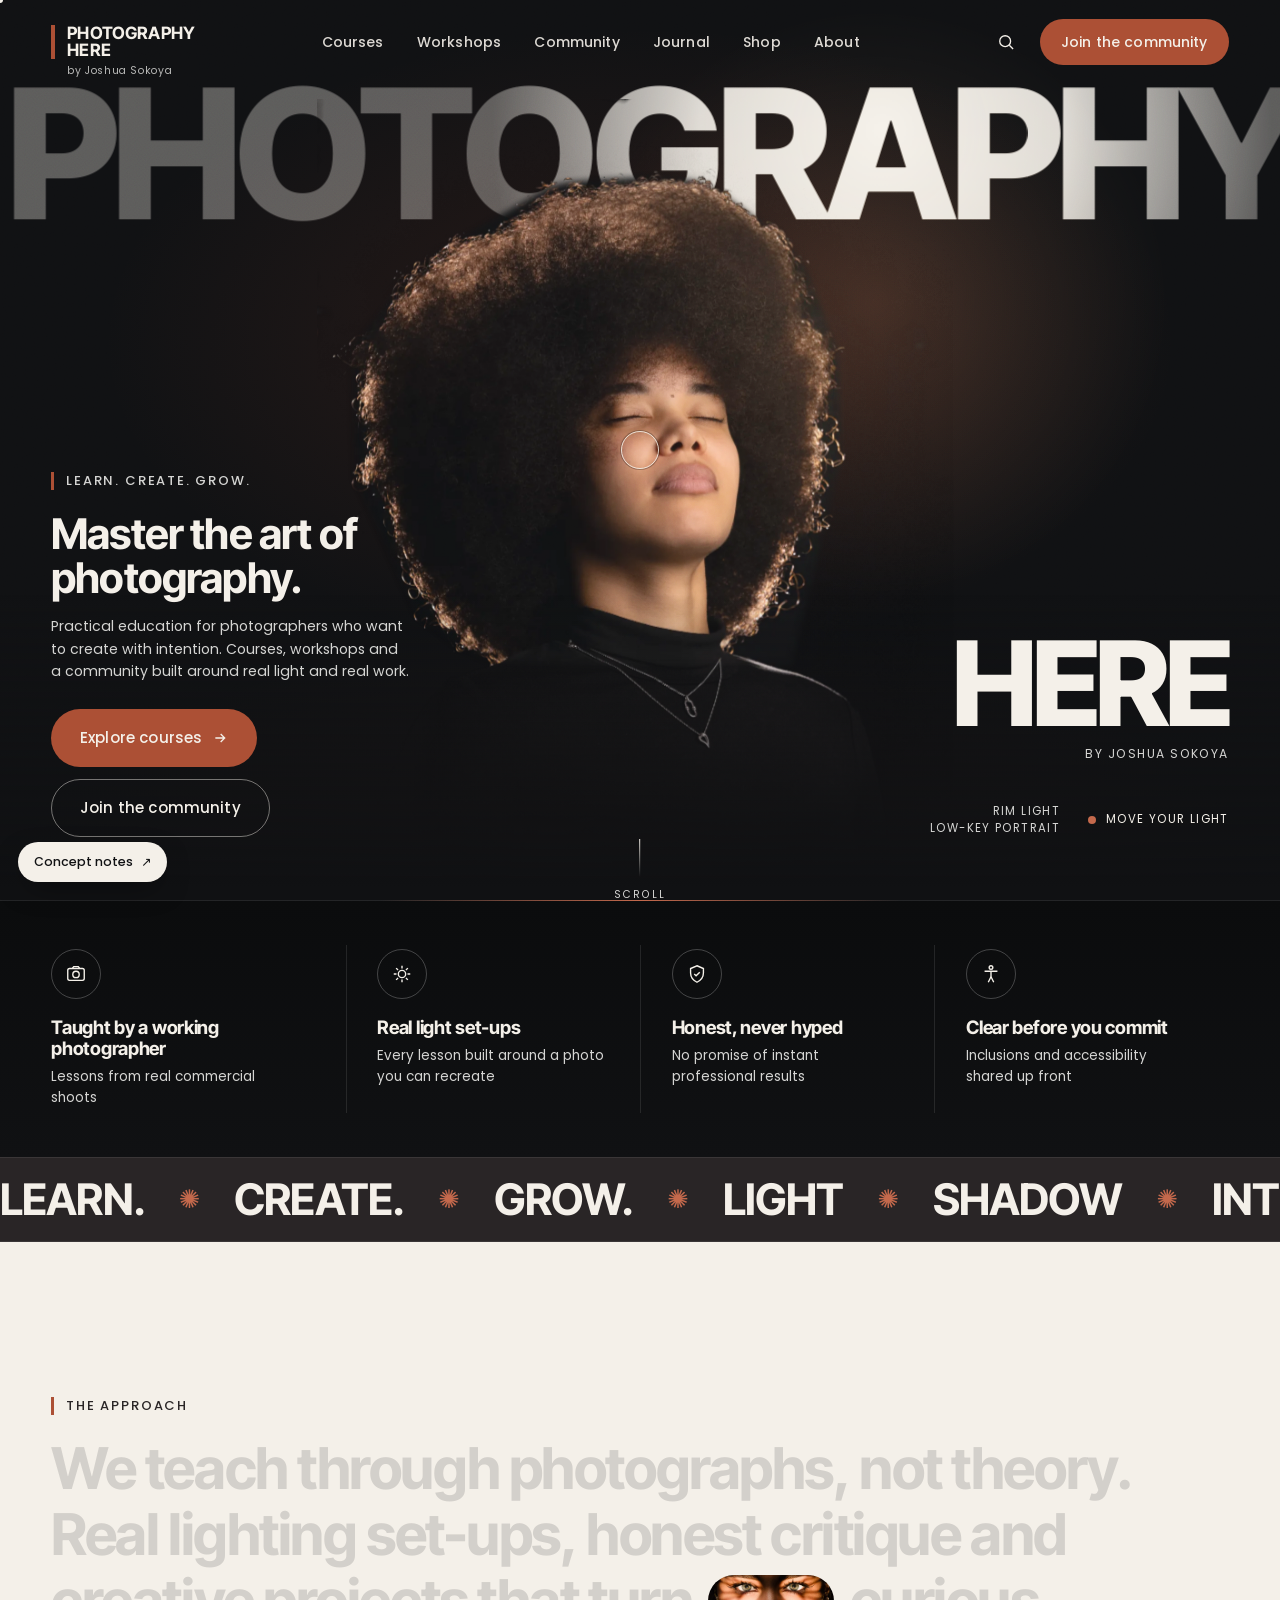
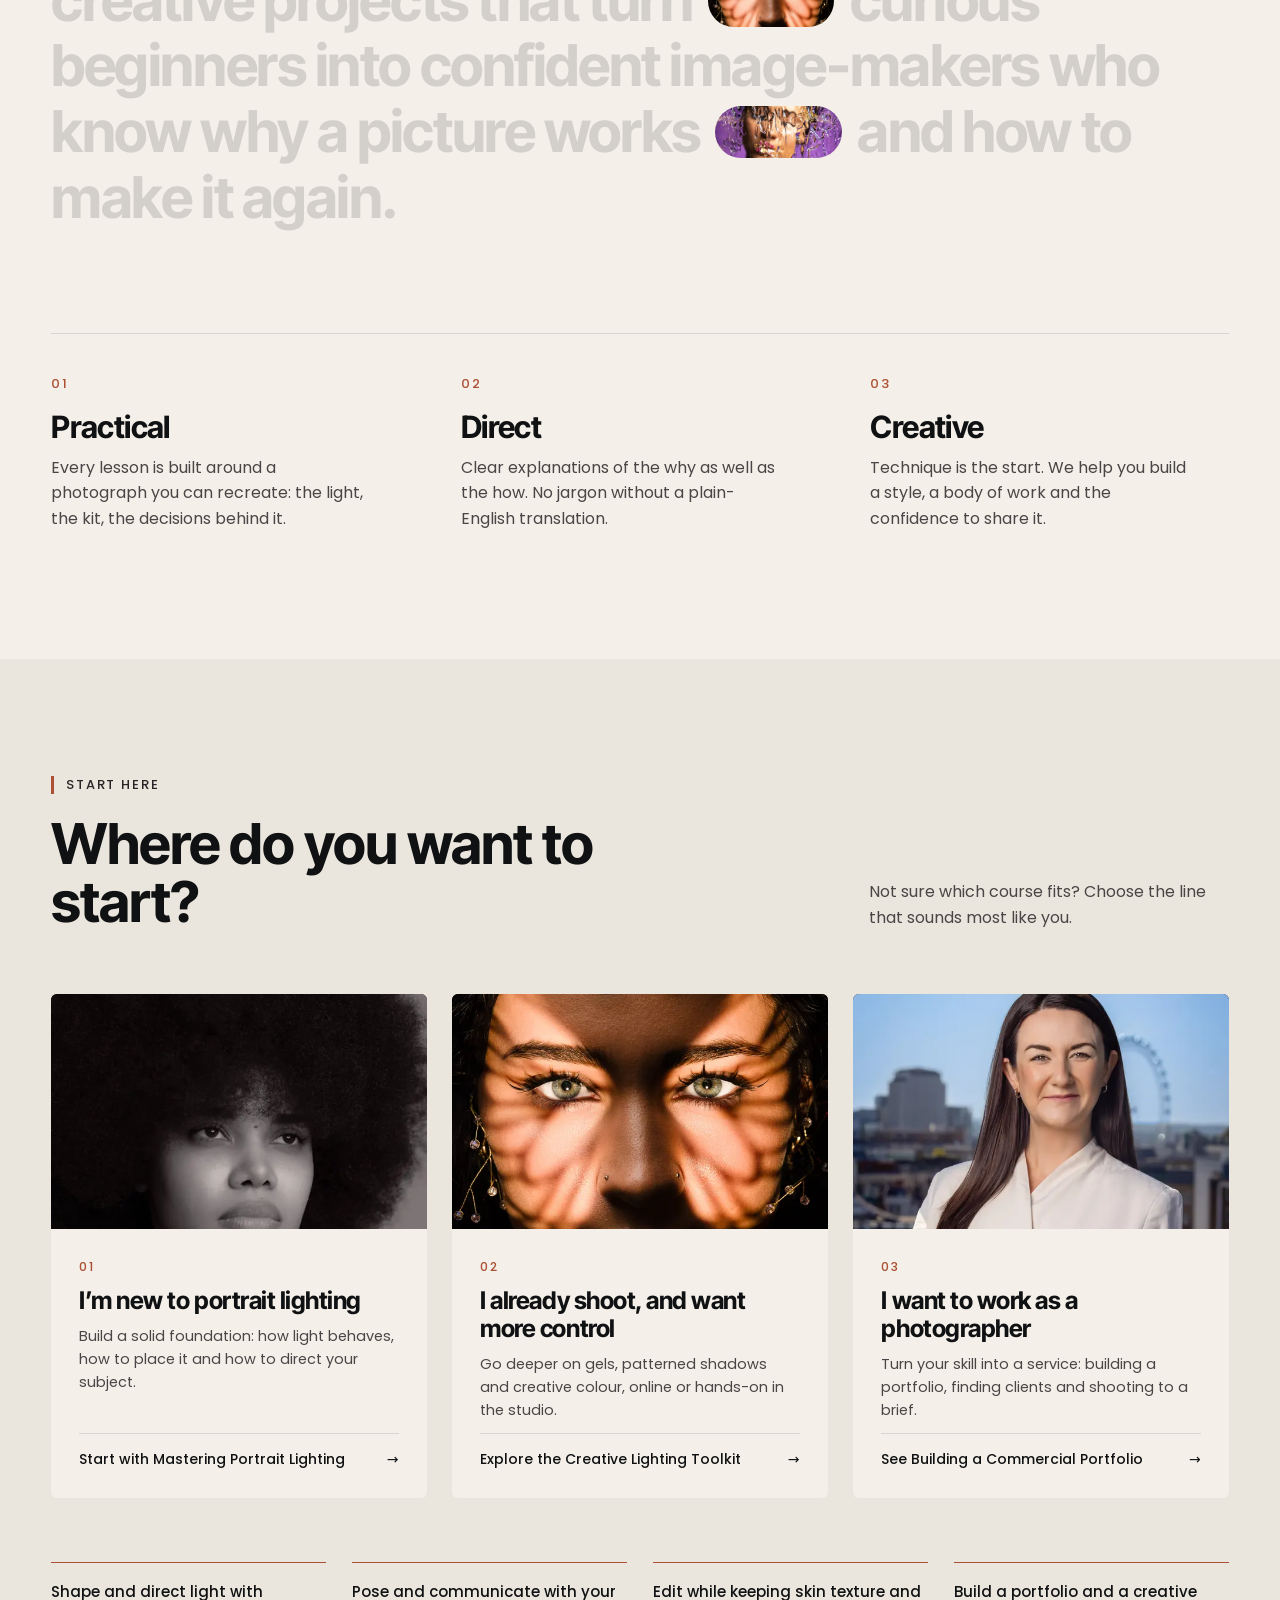
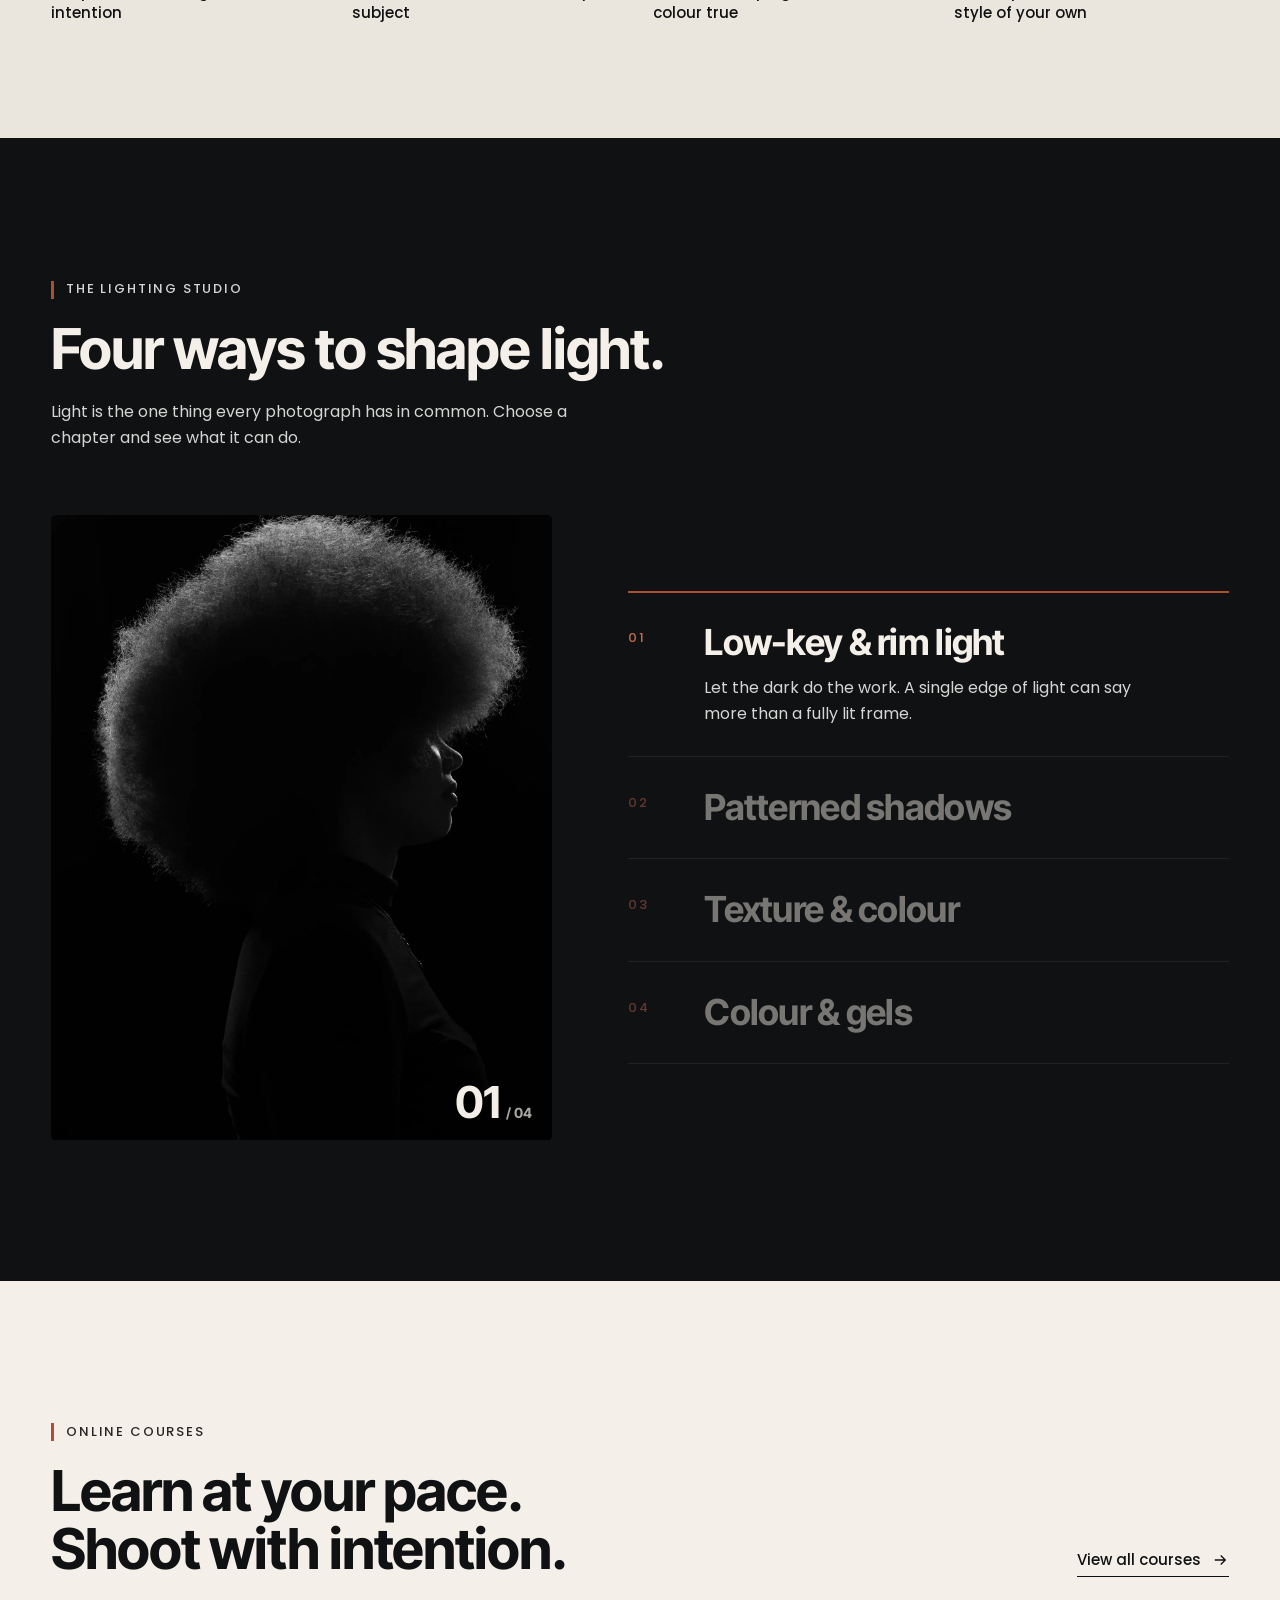
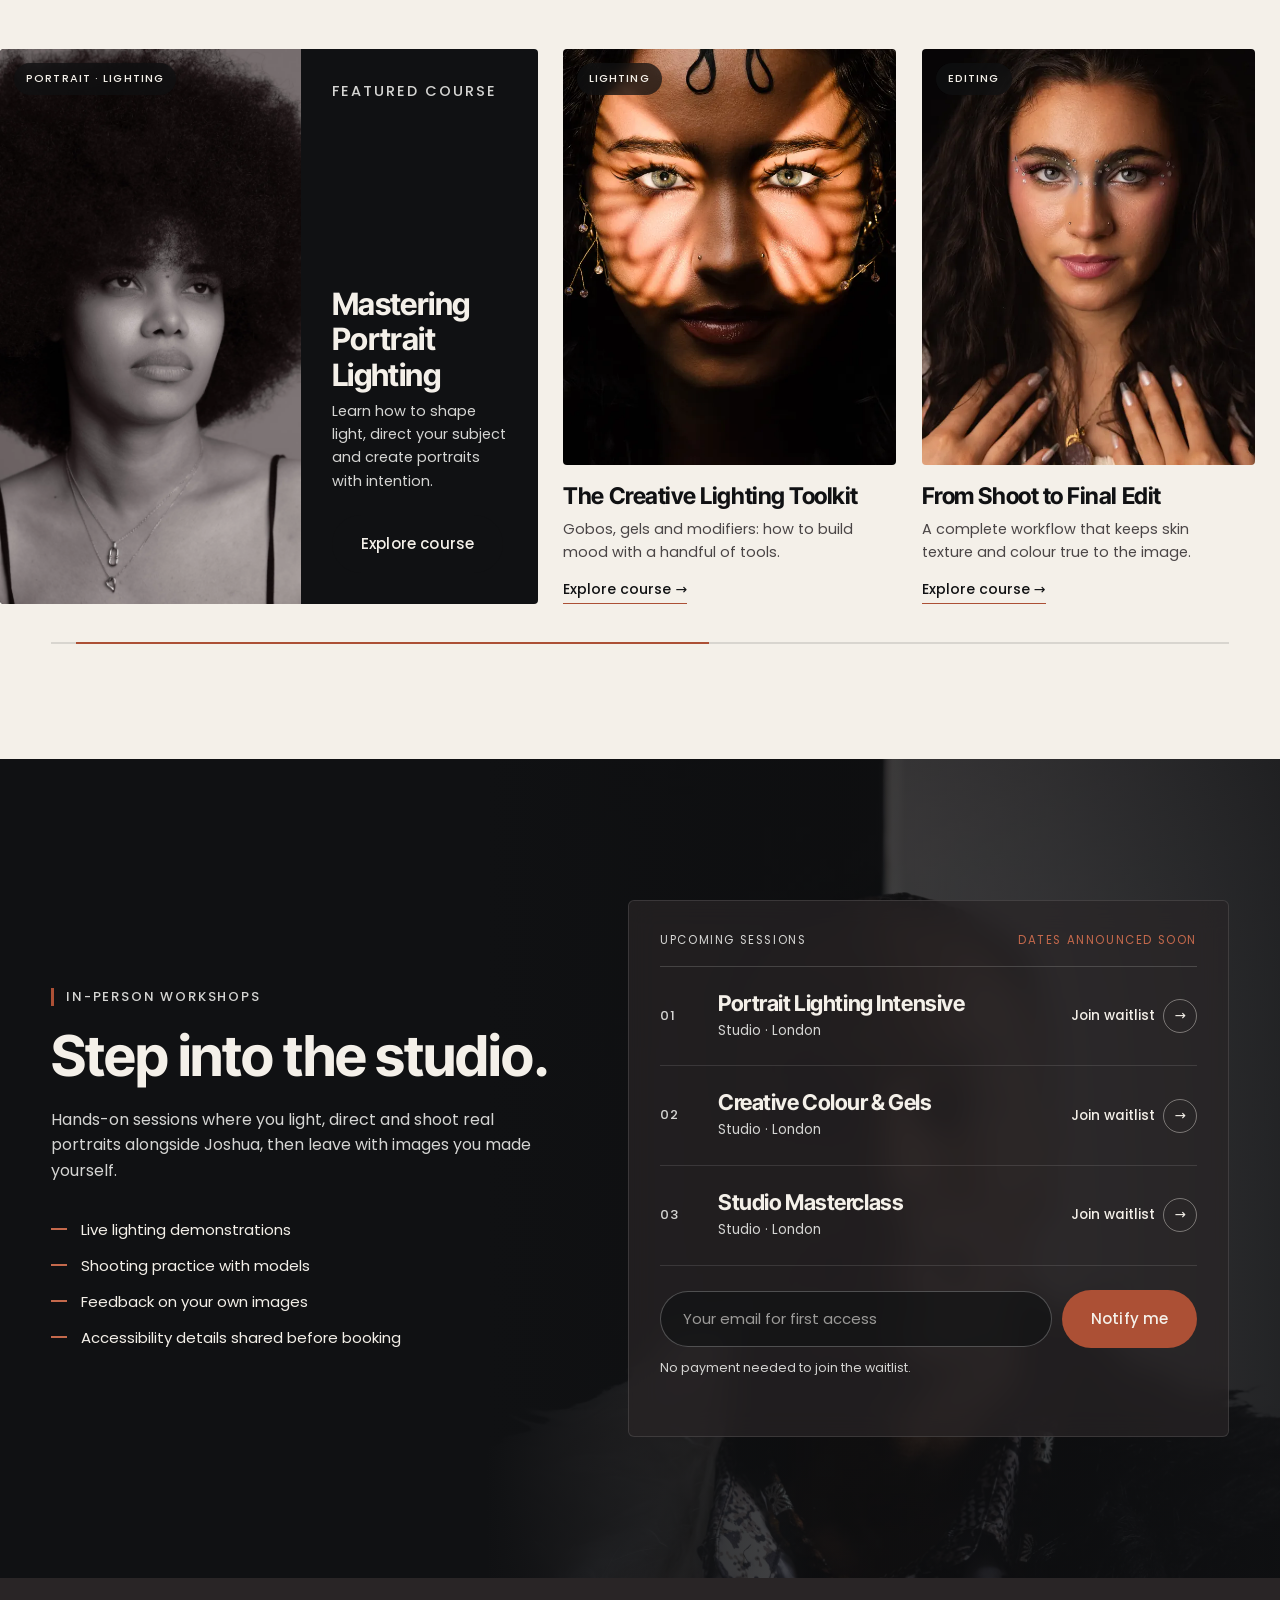
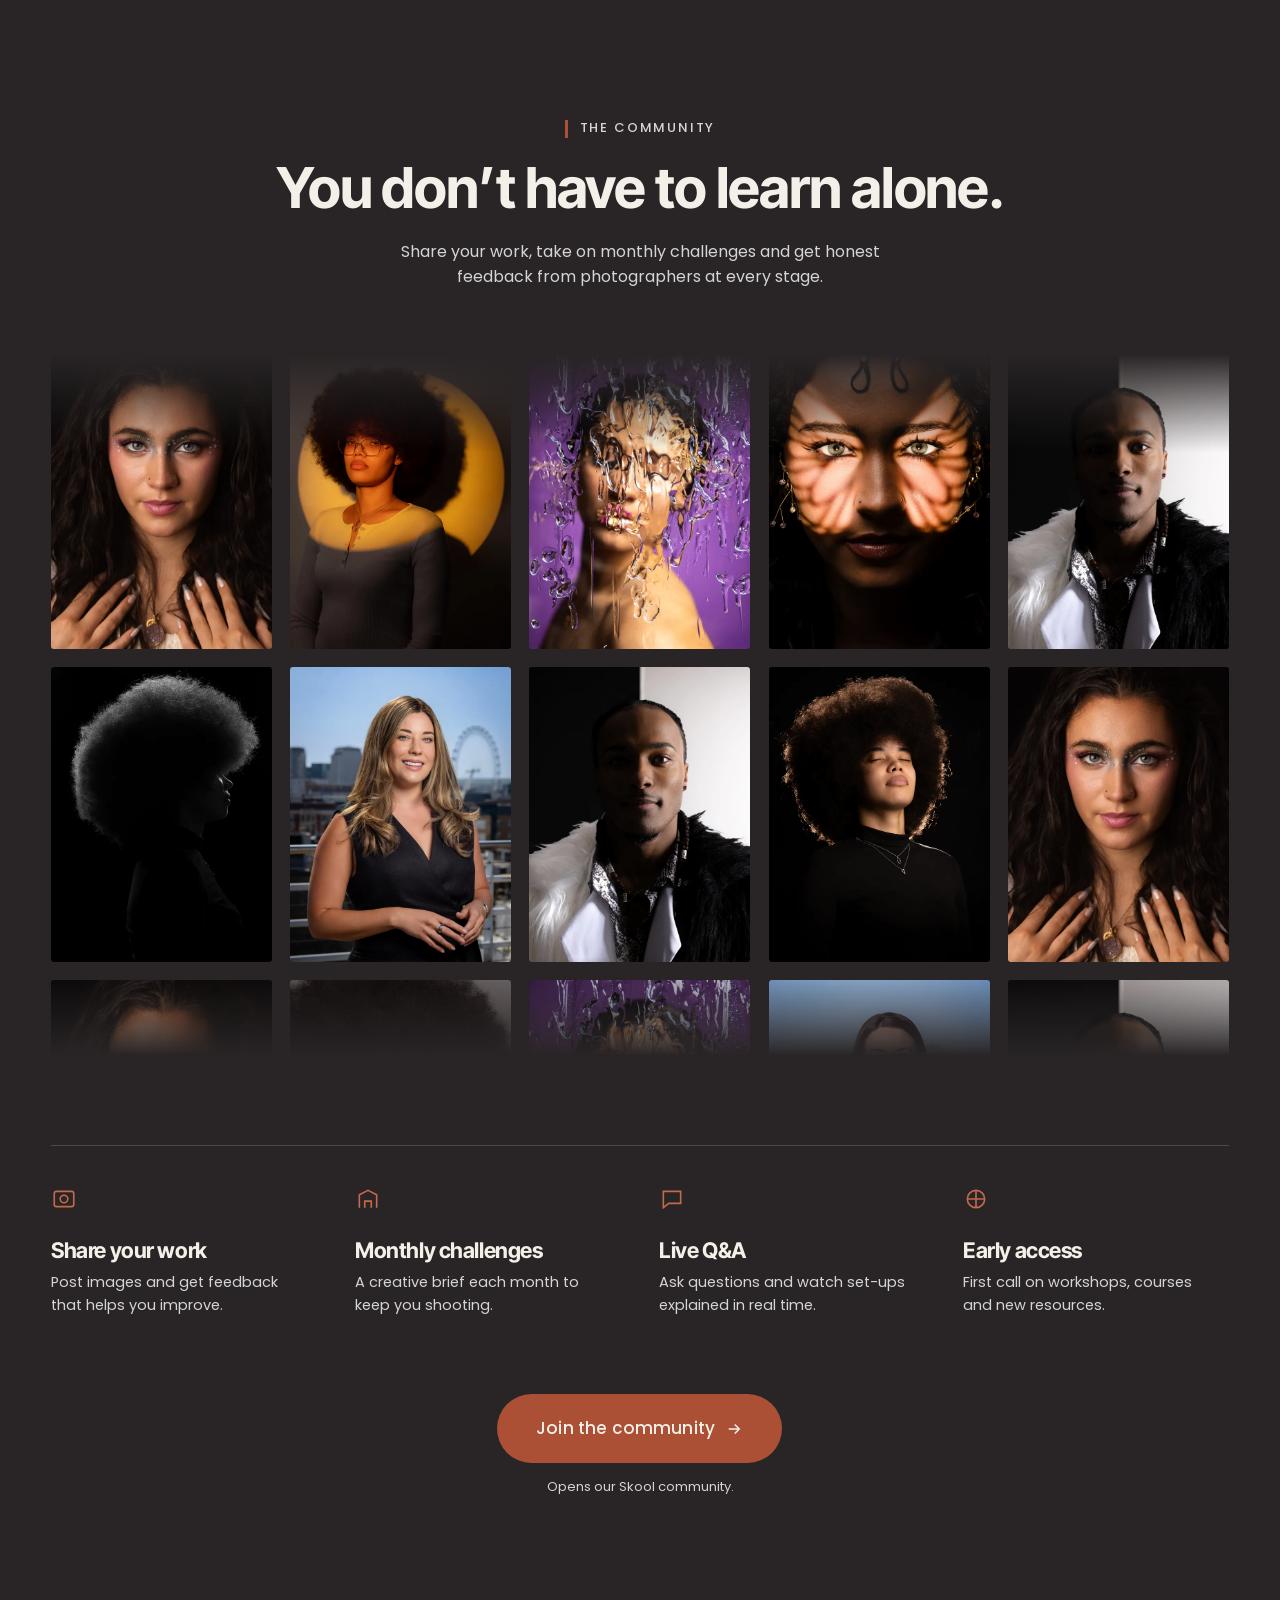
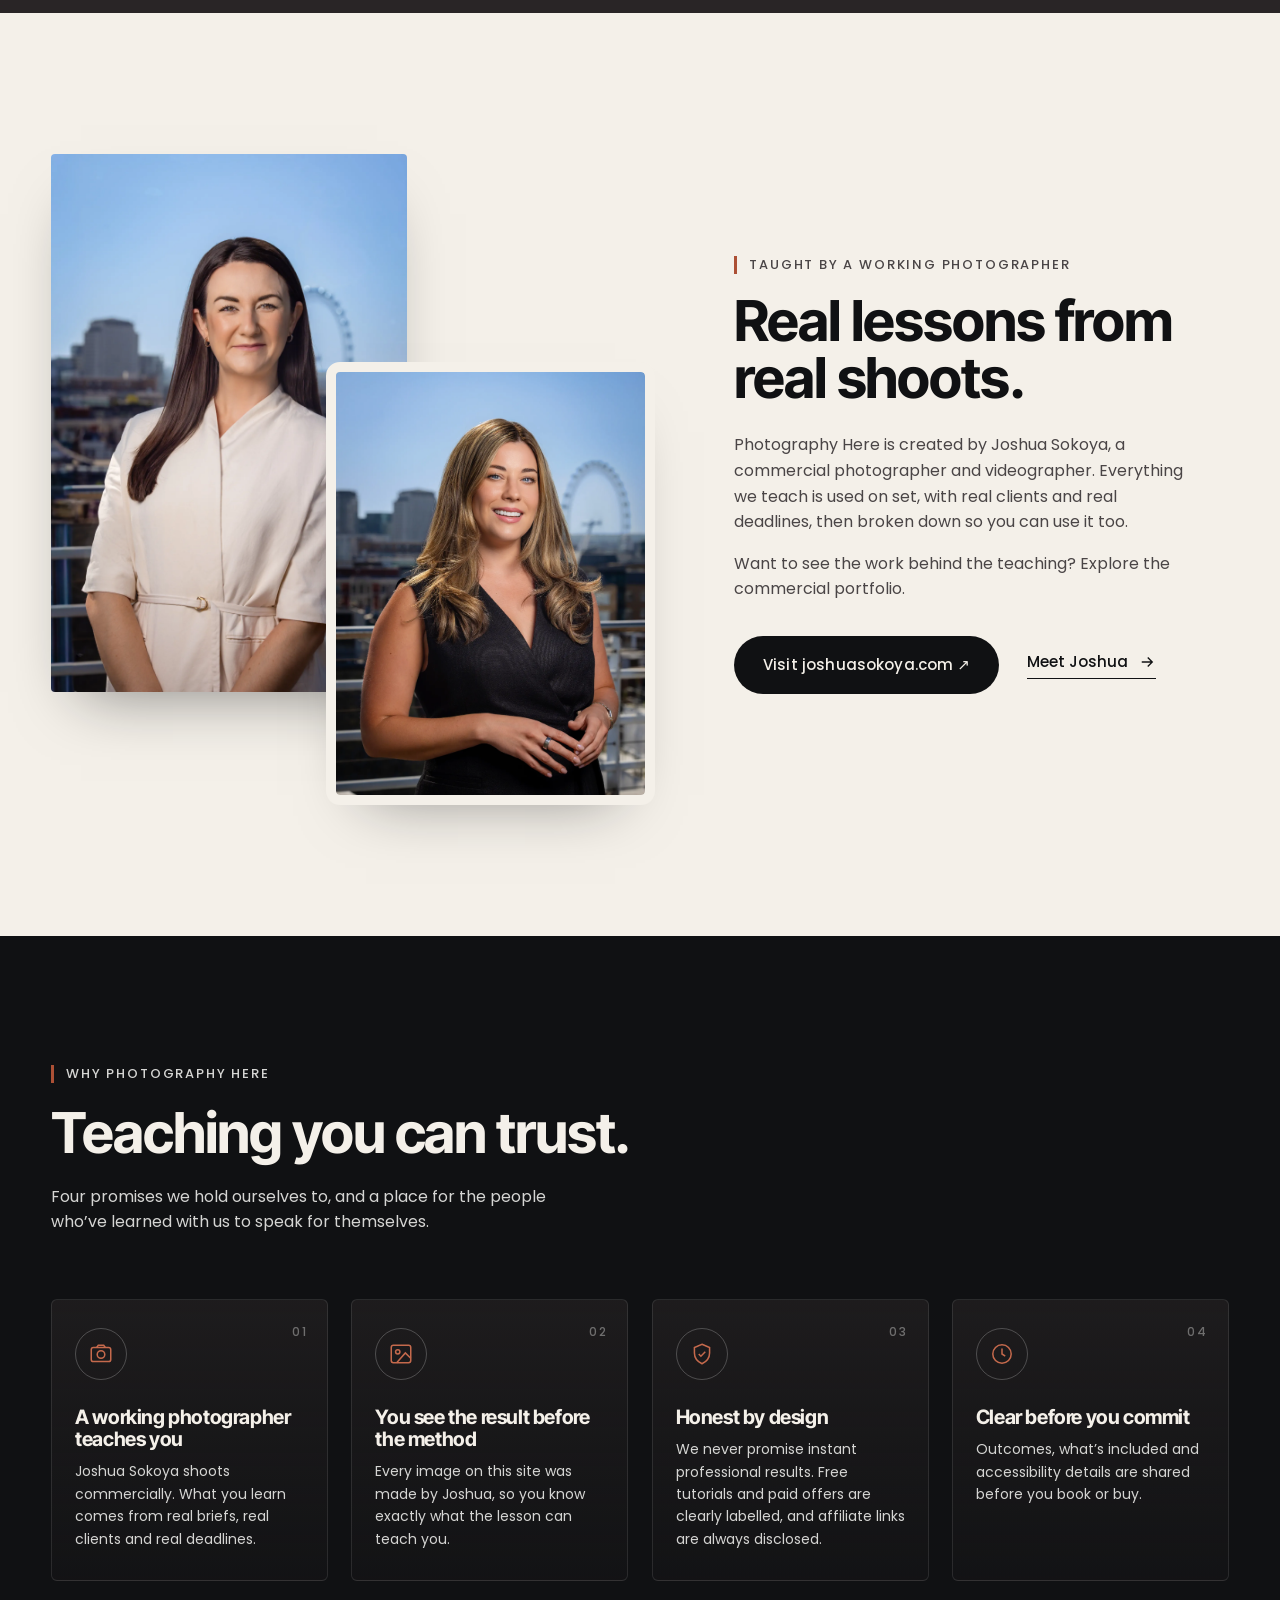
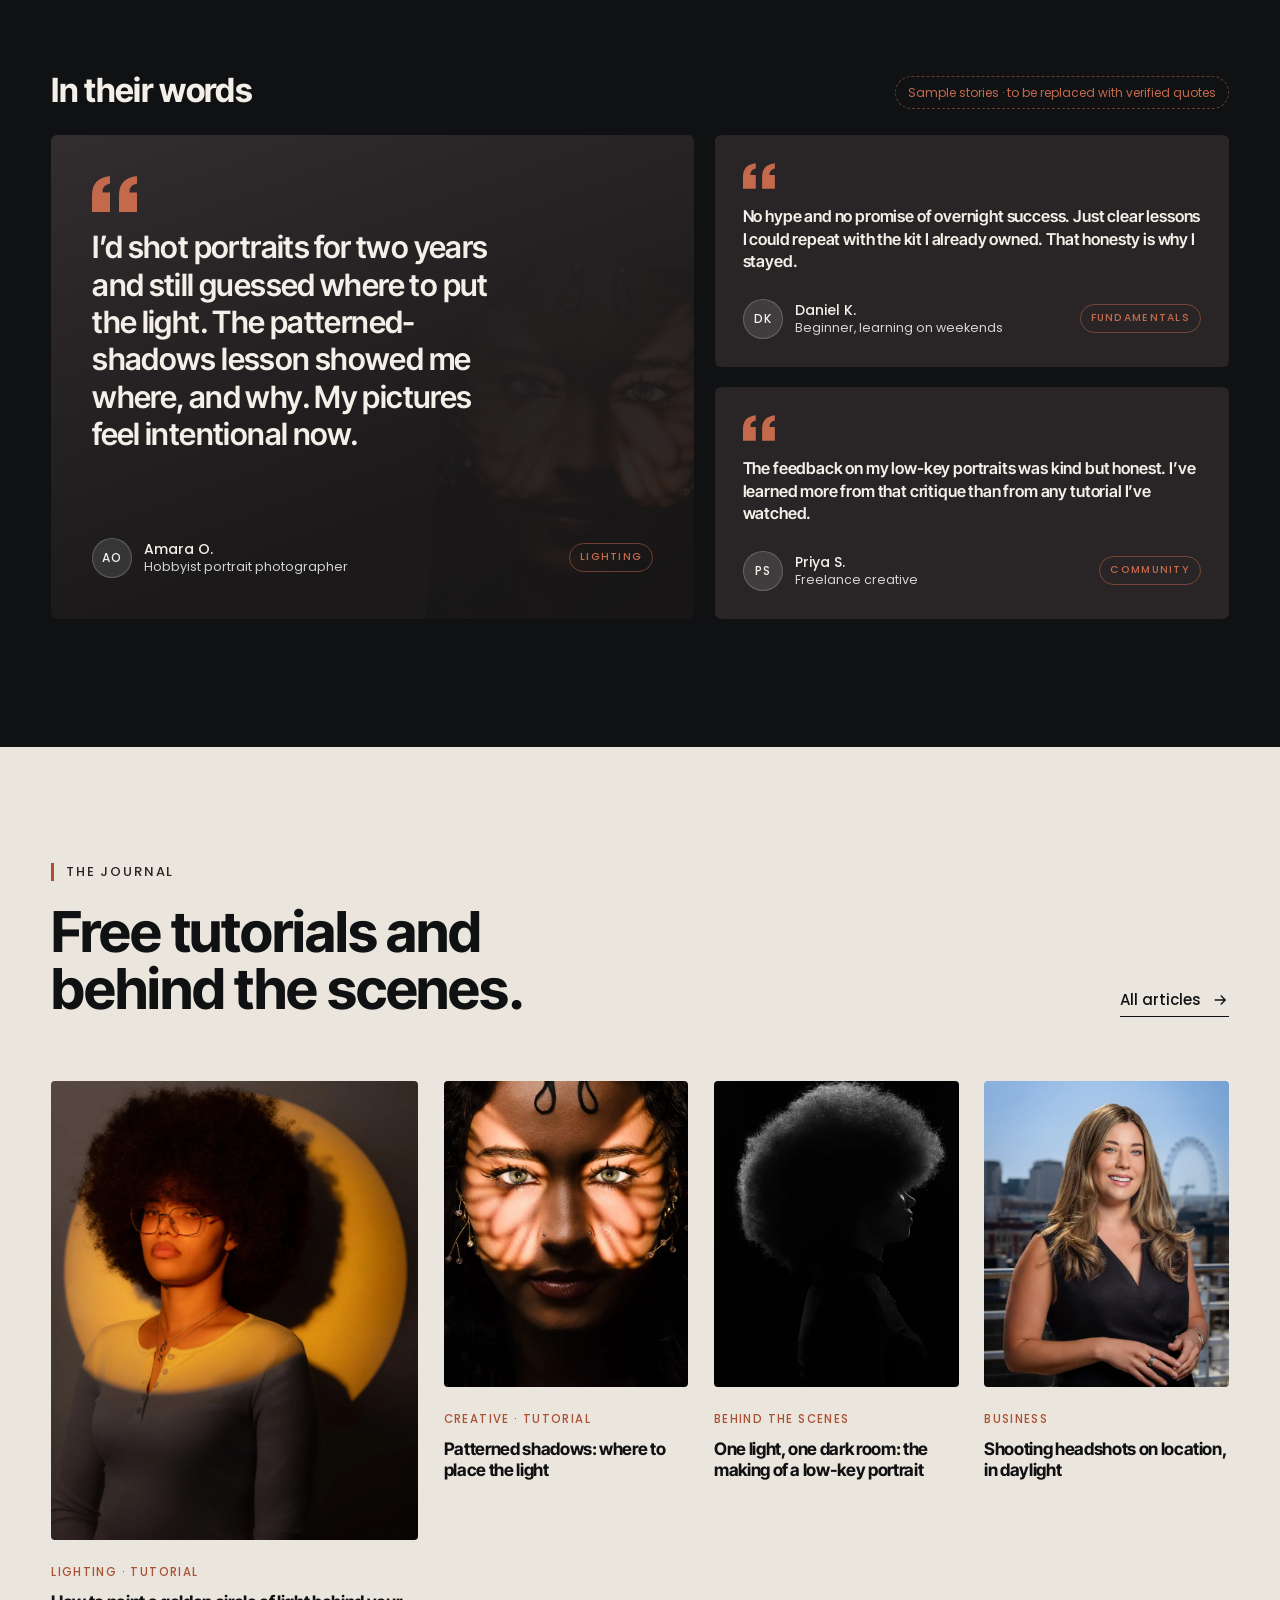
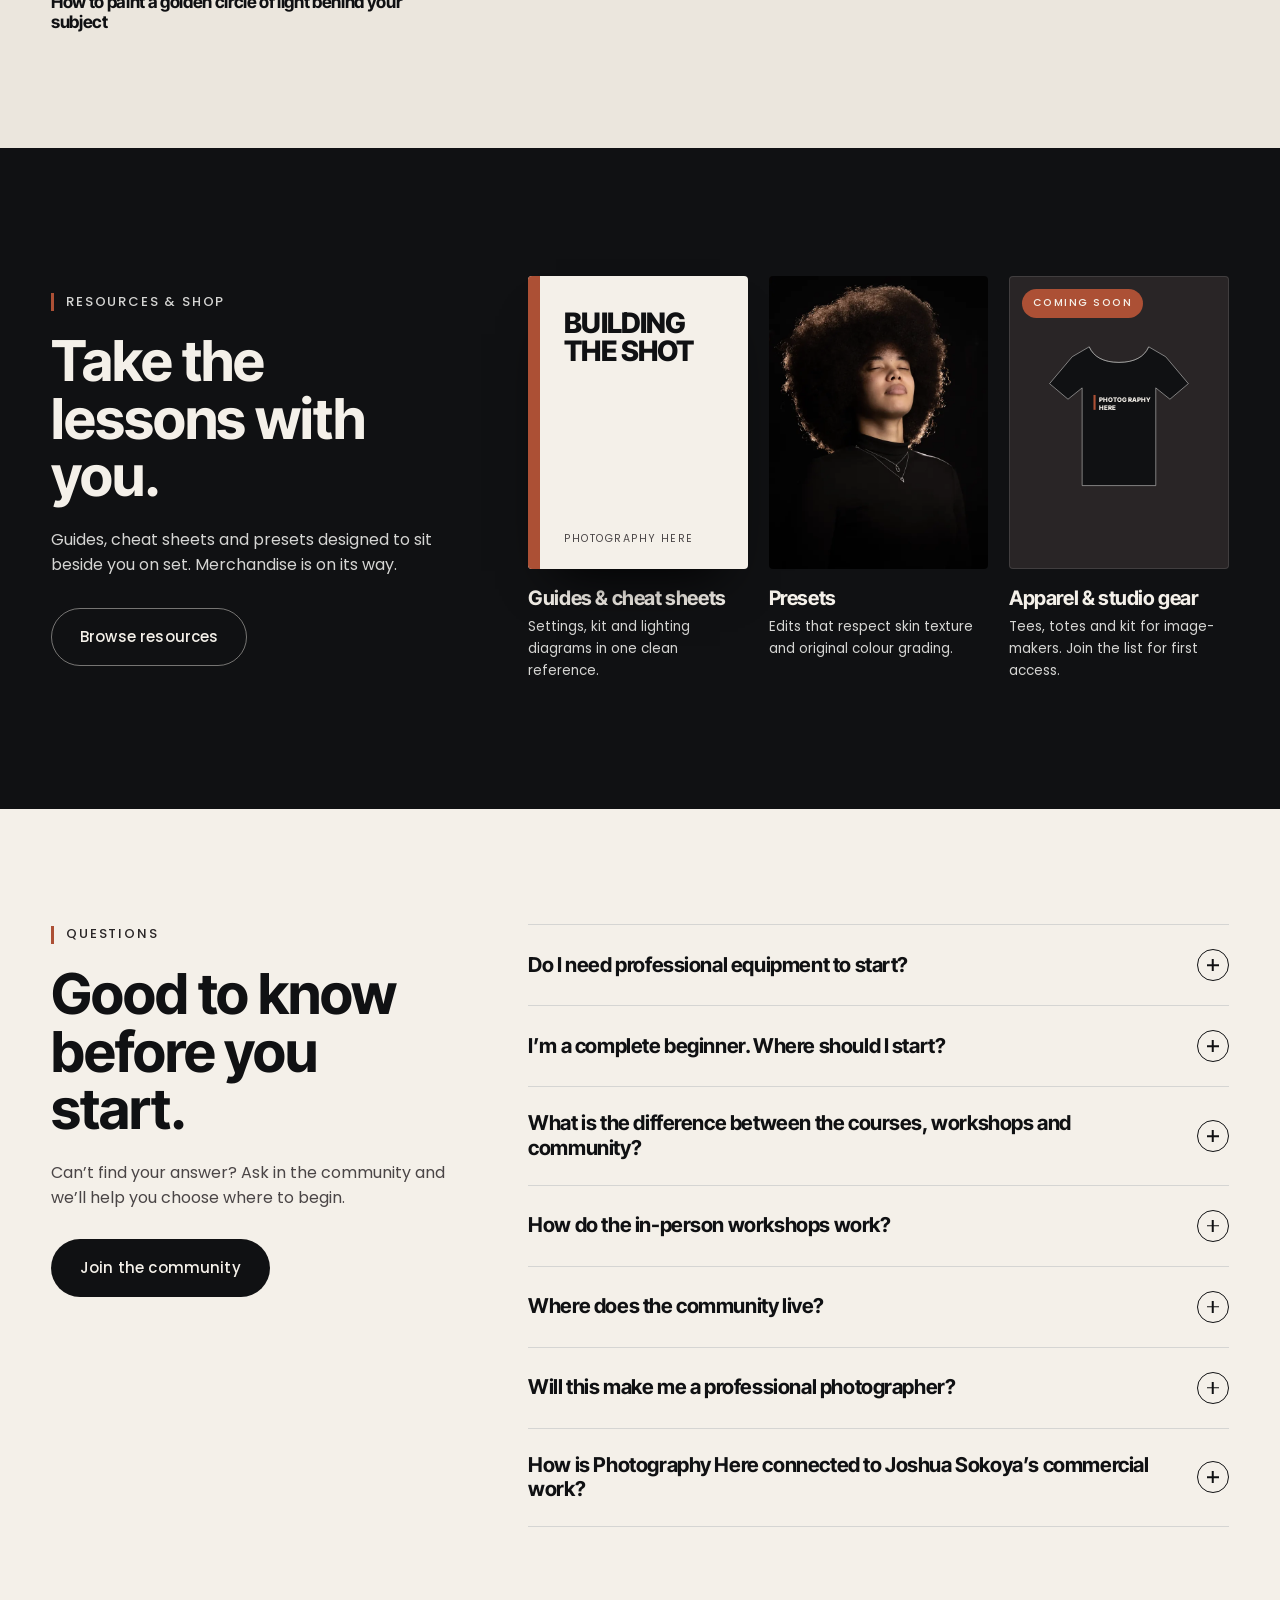
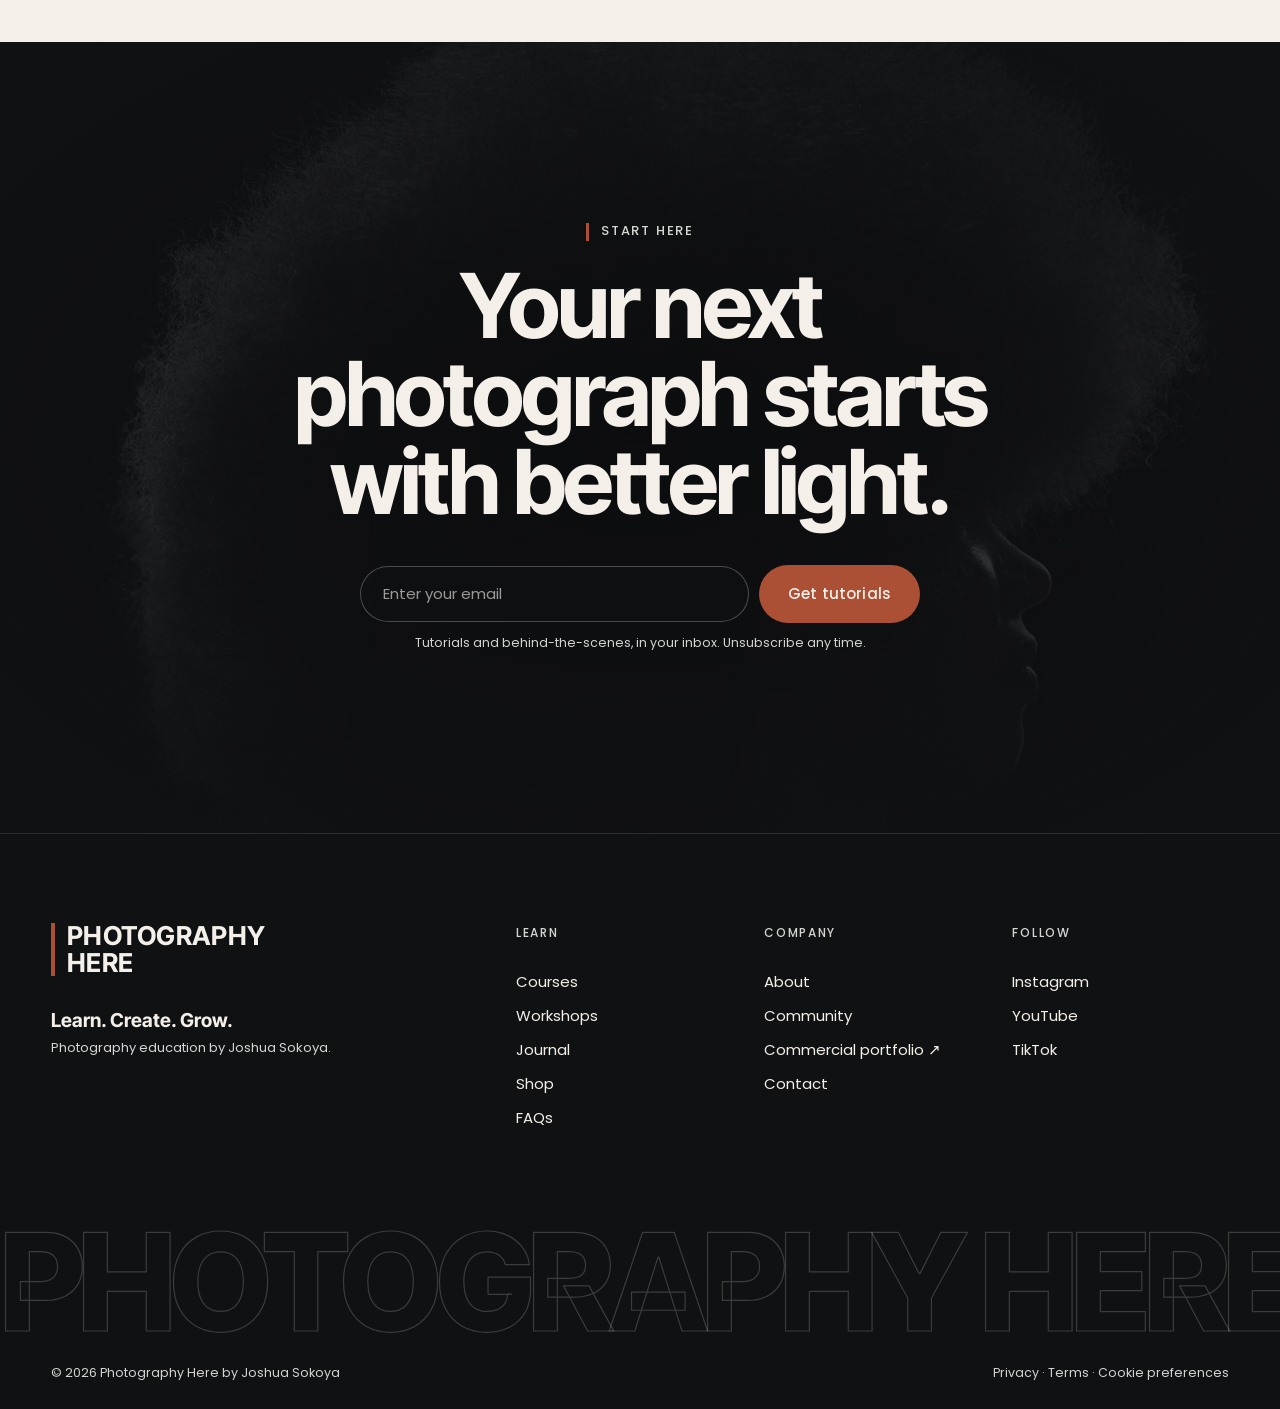
<file: index.html>
<!doctype html>
<html lang="en-GB">
<head>
<meta charset="utf-8">
<meta name="viewport" content="width=device-width, initial-scale=1, viewport-fit=cover">
<title>Photography Here — Learn. Create. Grow. | Photography education by Joshua Sokoya</title>
<meta name="description" content="Practical, real-world photography education: online courses, in-person workshops and a creative community for photographers who want to create with intention. By Joshua Sokoya.">
<meta name="theme-color" content="#101113">
<meta property="og:title" content="Photography Here — Master the art of photography">
<meta property="og:description" content="Courses, workshops and a community for photographers who want to create with intention.">
<meta property="og:type" content="website">
<meta property="og:image" content="https://digitalcraft888.github.io/photography-here-concept/assets/img/rim.webp">
<link rel="canonical" href="https://digitalcraft888.github.io/photography-here-concept/">
<meta name="twitter:card" content="summary_large_image">
<meta property="og:url" content="https://digitalcraft888.github.io/photography-here-concept/">
<meta property="og:site_name" content="Photography Here">
<meta property="og:locale" content="en_GB">
<script type="application/ld+json">[{"@context": "https://schema.org", "@type": "EducationalOrganization", "@id": "https://digitalcraft888.github.io/photography-here-concept/#org", "name": "Photography Here", "alternateName": "Photography Here by Joshua Sokoya", "url": "https://digitalcraft888.github.io/photography-here-concept/", "description": "Practical photography education: online courses, in-person workshops and a creative community.", "founder": {"@type": "Person", "name": "Joshua Sokoya", "url": "https://www.joshuasokoya.com"}, "slogan": "Learn. Create. Grow."}, {"@context": "https://schema.org", "@type": "WebSite", "name": "Photography Here", "url": "https://digitalcraft888.github.io/photography-here-concept/", "publisher": {"@id": "https://digitalcraft888.github.io/photography-here-concept/#org"}, "inLanguage": "en-GB"}, {"@context": "https://schema.org", "@type": "Course", "name": "Mastering Portrait Lighting", "description": "Learn how to shape light, direct your subject and create portraits with intention.", "provider": {"@id": "https://digitalcraft888.github.io/photography-here-concept/#org"}, "inLanguage": "en-GB"}, {"@context": "https://schema.org", "@type": "FAQPage", "mainEntity": [{"@type": "Question", "name": "Do I need professional equipment to start?", "acceptedAnswer": {"@type": "Answer", "text": "No. Lessons start with the principles of light and show how to achieve them with the kit you already have, then explain what an upgrade would actually change. Anything optional is labelled as optional."}}, {"@type": "Question", "name": "I’m a complete beginner. Where should I start?", "acceptedAnswer": {"@type": "Answer", "text": "Start with Mastering Portrait Lighting. It teaches you how to shape light, direct your subject and create portraits with intention, step by step."}}, {"@type": "Question", "name": "What is the difference between the courses, workshops and community?", "acceptedAnswer": {"@type": "Answer", "text": "Courses are online and self-paced, so you learn when it suits you. Workshops are hands-on, in-person sessions in a studio. The community is where you share your work, join monthly challenges and ask questions between lessons."}}, {"@type": "Question", "name": "How do the in-person workshops work?", "acceptedAnswer": {"@type": "Answer", "text": "You light, direct and shoot real portraits alongside Joshua in a studio, then get feedback on your own images. Dates and locations are announced soon. Join the waitlist for first access, and accessibility details are shared before you book."}}, {"@type": "Question", "name": "Where does the community live?", "acceptedAnswer": {"@type": "Answer", "text": "In our Skool community. Use the Join the community button to get in, share your work, take part in monthly challenges and join live Q&A sessions."}}, {"@type": "Question", "name": "Will this make me a professional photographer?", "acceptedAnswer": {"@type": "Answer", "text": "We teach practical skills and honest critique, and we do not promise instant professional results. Progress comes from practice, so the lessons are built around projects you can repeat and improve on."}}, {"@type": "Question", "name": "How is Photography Here connected to Joshua Sokoya’s commercial work?", "acceptedAnswer": {"@type": "Answer", "text": "Photography Here is the education brand by Joshua Sokoya, a commercial photographer and videographer. His commercial portfolio lives at joshuasokoya.com, and the lessons here come from the same real-world shoots."}}]}]</script>
<link rel="preconnect" href="https://fonts.googleapis.com">
<link rel="preconnect" href="https://fonts.gstatic.com" crossorigin>
<link href="https://fonts.googleapis.com/css2?family=Inter+Tight:wght@600;700;800&family=Poppins:wght@400;500&display=swap" rel="stylesheet">
<link rel="preload" as="image" href="assets/img/rim-cut.webp" type="image/webp">
<link rel="stylesheet" href="assets/css/style.css?v=20261113p">
<script>document.documentElement.classList.add('js')</script>
</head>
<body>

<!-- LOADER -->
<div class="loader" id="loader" aria-hidden="true">
  <div class="loader__inner">
    <span class="loader__mark"><i></i>Photography<br>Here</span>
    <span class="loader__count"><b id="loaderNum">000</b><em>/ 100</em></span>
  </div>
  <div class="loader__bar"><span id="loaderBar"></span></div>
</div>

<div class="cursor" id="cursor" aria-hidden="true"><span class="cursor__dot"></span><span class="cursor__ring"><em id="cursorLabel"></em></span></div>

<a class="skip" href="#main">Skip to content</a>

<!-- NAV -->
<header class="nav" id="nav">
  <a class="wordmark" href="#top" aria-label="Photography Here — home">
    <i class="wordmark__bar"></i>
    <span class="wordmark__txt">Photography<br>Here</span>
    <small class="wordmark__by">by Joshua Sokoya</small>
  </a>
  <nav class="nav__links" aria-label="Primary">
    <a href="#courses" data-cursor="Go">Courses</a>
    <a href="#workshops" data-cursor="Go">Workshops</a>
    <a href="#community" data-cursor="Go">Community</a>
    <a href="#journal" data-cursor="Go">Journal</a>
    <a href="#shop" data-cursor="Go">Shop</a>
    <a href="#about" data-cursor="Go">About</a>
  </nav>
  <div class="nav__actions">
    <button class="icon-btn" aria-label="Search"><svg viewBox="0 0 24 24" width="20" height="20" fill="none" stroke="currentColor" stroke-width="1.6"><circle cx="11" cy="11" r="6.5"/><path d="m16 16 4.5 4.5"/></svg></button>
    <a class="btn btn--primary btn--sm magnetic" href="#community">Join the community</a>
    <button class="burger" id="burger" aria-label="Open menu" aria-expanded="false" aria-controls="menu"><span></span><span></span></button>
  </div>
</header>

<!-- MOBILE MENU -->
<div class="menu" id="menu" aria-hidden="true">
  <div class="menu__inner">
    <p class="eyebrow eyebrow--light"><i></i>Menu</p>
    <nav class="menu__links" aria-label="Mobile">
      <a href="#courses"><span>01</span>Courses</a>
      <a href="#workshops"><span>02</span>Workshops</a>
      <a href="#community"><span>03</span>Community</a>
      <a href="#journal"><span>04</span>Journal</a>
      <a href="#shop"><span>05</span>Shop</a>
      <a href="#about"><span>06</span>About</a>
    </nav>
    <div class="menu__foot">
      <a class="btn btn--primary" href="#community">Join the community</a>
      <p>Learn. Create. Grow.<br><a href="https://www.joshuasokoya.com" target="_blank" rel="noopener">joshuasokoya.com ↗</a> · <a href="notes.html">Concept notes ↗</a></p>
    </div>
  </div>
  <img width="640" height="960" class="menu__img" src="assets/img/silhouette-sm.webp" alt="" aria-hidden="true">
</div>

<main id="main">

<!-- HERO -->
<section class="hero" id="top" aria-label="Introduction">
  <div class="hero__bg" aria-hidden="true"></div>
  <h1 class="hero__word" id="heroWord"><span aria-hidden="true">PHOTO</span><span aria-hidden="true">GRAPHY</span><span class="sr">Photography Here: online photography courses, in-person workshops and a creative community</span></h1>
  <div class="hero__stage" id="heroStage">
    <img class="hero__cut" id="heroCut" src="assets/img/rim-cut.webp" width="1400" height="2099" alt="Portrait of a woman with an afro, eyes closed, her hair rim-lit against a black studio background" fetchpriority="high">
  </div>
  <div class="hero__glow" id="heroGlow" aria-hidden="true"></div>
  <div class="hero__grain" aria-hidden="true"></div>

  <span class="hero__here" aria-hidden="true">HERE<sup>by Joshua Sokoya</sup></span>

  <div class="hero__copy">
    <p class="eyebrow eyebrow--light"><i></i>Learn. Create. Grow.</p>
    <h2 class="hero__title">Master the art of photography.</h2>
    <p class="hero__lede">Practical education for photographers who want to create with intention. Courses, workshops and a community built around real light and real work.</p>
    <div class="hero__cta">
      <a class="btn btn--primary magnetic" href="#courses">Explore courses <svg viewBox="0 0 24 24" width="16" height="16" fill="none" stroke="currentColor" stroke-width="2"><path d="M5 12h14M13 6l6 6-6 6"/></svg></a>
      <a class="btn btn--ghost magnetic" href="#community">Join the community</a>
    </div>
  </div>

  <aside class="hero__meta" aria-hidden="true">
    <span class="hero__tag">Rim light<br>Low-key portrait</span>
    <span class="hero__hint"><i></i>Move your light</span>
  </aside>
  <a class="hero__scroll" href="#manifesto" aria-label="Scroll to content"><span></span>Scroll</a>
</section>

<!-- TRUST BAR -->
<section class="trustbar" aria-label="Why people learn with Photography Here">
  <ul class="wrap trustbar__list">
    <li><svg viewBox="0 0 24 24" width="22" height="22" fill="none" stroke="currentColor" stroke-width="1.5" aria-hidden="true"><rect x="3" y="6" width="18" height="13" rx="2"/><circle cx="12" cy="12.5" r="3.5"/><path d="M8 6l1.5-2h5L16 6"/></svg><span><b>Taught by a working photographer</b>Lessons from real commercial shoots</span></li>
    <li><svg viewBox="0 0 24 24" width="22" height="22" fill="none" stroke="currentColor" stroke-width="1.5" aria-hidden="true"><circle cx="12" cy="12" r="4"/><path d="M12 3v3M12 18v3M3 12h3M18 12h3M5.6 5.6l2.1 2.1M16.3 16.3l2.1 2.1M18.4 5.6l-2.1 2.1M7.7 16.3l-2.1 2.1"/></svg><span><b>Real light set&#8209;ups</b>Every lesson built around a photo you can recreate</span></li>
    <li><svg viewBox="0 0 24 24" width="22" height="22" fill="none" stroke="currentColor" stroke-width="1.5" aria-hidden="true"><path d="M12 3l7 3v5c0 5-3 8-7 10-4-2-7-5-7-10V6z"/><path d="m9 12 2 2 4-4"/></svg><span><b>Honest, never hyped</b>No promise of instant professional results</span></li>
    <li><svg viewBox="0 0 24 24" width="22" height="22" fill="none" stroke="currentColor" stroke-width="1.5" aria-hidden="true"><circle cx="12" cy="5" r="2"/><path d="M5 9h14M12 9v6m0 0-3 6m3-6 3 6"/></svg><span><b>Clear before you commit</b>Inclusions and accessibility shared up front</span></li>
  </ul>
</section>

<!-- MARQUEE -->
<div class="marquee" aria-hidden="true">
  <div class="marquee__track">
    <span>Learn.</span><b>✺</b><span>Create.</span><b>✺</b><span>Grow.</span><b>✺</b><span>Light</span><b>✺</b><span>Shadow</span><b>✺</b><span>Intention</span><b>✺</b>
    <span>Learn.</span><b>✺</b><span>Create.</span><b>✺</b><span>Grow.</span><b>✺</b><span>Light</span><b>✺</b><span>Shadow</span><b>✺</b><span>Intention</span><b>✺</b>
  </div>
</div>

<!-- MANIFESTO (ivory) -->
<section class="manifesto surface-ivory" id="manifesto">
  <div class="wrap">
    <p class="eyebrow"><i></i>The approach</p>
    <p class="manifesto__text" id="manifestoText">
      We teach through photographs, not theory. Real lighting set-ups, honest critique and creative projects that turn
      <span class="pill-img" style="--img:url(../img/pattern-sm.webp);--pos:50% 38%"></span>
      curious beginners into confident image-makers who know
      <em>why</em> a picture works
      <span class="pill-img" style="--img:url(../img/water-sm.webp);--pos:50% 45%"></span>
      and how to make it again.
    </p>
    <div class="pillars">
      <article class="pillar" data-reveal>
        <span class="pillar__n">01</span>
        <h3>Practical</h3>
        <p>Every lesson is built around a photograph you can recreate: the light, the kit, the decisions behind it.</p>
      </article>
      <article class="pillar" data-reveal style="--d:.1s">
        <span class="pillar__n">02</span>
        <h3>Direct</h3>
        <p>Clear explanations of the why as well as the how. No jargon without a plain-English translation.</p>
      </article>
      <article class="pillar" data-reveal style="--d:.2s">
        <span class="pillar__n">03</span>
        <h3>Creative</h3>
        <p>Technique is the start. We help you build a style, a body of work and the confidence to share it.</p>
      </article>
    </div>
  </div>
</section>


<!-- START HERE: PATH CHOOSER -->
<section class="paths surface-ivory surface-ivory--alt" id="start" aria-labelledby="pathH">
  <div class="wrap">
    <header class="sec-head sec-head--row">
      <div><p class="eyebrow"><i></i>Start here</p><h2 id="pathH">Where do you want to start?</h2></div>
      <p class="sec-head__sub">Not sure which course fits? Choose the line that sounds most like you.</p>
    </header>
    <div class="paths__grid">
      <a class="path" href="#courses" data-cursor="Start">
        <div class="path__img"><img src="assets/img/bw-sm.webp" width="640" height="960" loading="lazy" alt="Black and white portrait with soft, sculpted light"></div>
        <div class="path__body"><span class="path__n">01</span><h3>I’m new to portrait lighting</h3><p>Build a solid foundation: how light behaves, how to place it and how to direct your subject.</p><span class="path__go">Start with Mastering Portrait Lighting <i>→</i></span></div>
      </a>
      <a class="path" href="#workshops" data-cursor="Start">
        <div class="path__img"><img src="assets/img/pattern-sm.webp" width="640" height="960" loading="lazy" alt="Close portrait with butterfly-shaped patterned shadows"></div>
        <div class="path__body"><span class="path__n">02</span><h3>I already shoot, and want more control</h3><p>Go deeper on gels, patterned shadows and creative colour, online or hands-on in the studio.</p><span class="path__go">Explore the Creative Lighting Toolkit <i>→</i></span></div>
      </a>
      <a class="path" href="#about" data-cursor="Start">
        <div class="path__img"><img src="assets/img/corp1-sm.webp" width="640" height="960" loading="lazy" alt="Corporate portrait of a woman in cream on a London rooftop"></div>
        <div class="path__body"><span class="path__n">03</span><h3>I want to work as a photographer</h3><p>Turn your skill into a service: building a portfolio, finding clients and shooting to a brief.</p><span class="path__go">See Building a Commercial Portfolio <i>→</i></span></div>
      </a>
    </div>
    <ul class="outcomes" aria-label="What you will learn to do">
      <li>Shape and direct light with intention</li><li>Pose and communicate with your subject</li><li>Edit while keeping skin texture and colour true</li><li>Build a portfolio and a creative style of your own</li>
    </ul>
  </div>
</section>

<!-- FOUR WAYS TO SHAPE LIGHT (dark) -->
<section class="chapters surface-dark" id="light" aria-labelledby="lightH">
  <div class="wrap">
    <header class="sec-head">
      <p class="eyebrow eyebrow--light"><i></i>The lighting studio</p>
      <h2 id="lightH">Four ways to shape light.</h2>
      <p class="sec-head__sub">Light is the one thing every photograph has in common. Choose a chapter and see what it can do.</p>
    </header>

    <div class="chapters__grid">
      <div class="chapters__stage" id="chStage">
        <figure class="ch-img is-active" data-i="0"><img width="1600" height="2399" src="assets/img/silhouette.webp" loading="lazy" alt="Low-key profile portrait of a woman with an afro, rim-lit, body falling into shadow"></figure>
        <figure class="ch-img" data-i="1"><img width="1600" height="2399" src="assets/img/pattern.webp" loading="lazy" alt="Close portrait with butterfly-shaped patterned shadows across the eyes and cheeks"></figure>
        <figure class="ch-img" data-i="2"><img width="1600" height="2399" src="assets/img/water.webp" loading="lazy" alt="Portrait of a person behind a sheet of water droplets against a vivid purple background"></figure>
        <figure class="ch-img" data-i="3"><img width="1600" height="2399" src="assets/img/gel.webp" loading="lazy" alt="Portrait of a woman in glasses framed by a golden circle of gelled light"></figure>
        <div class="chapters__nav" aria-label="Change chapter"><button type="button" id="chPrev" aria-label="Previous chapter"><svg viewBox="0 0 24 24" width="20" height="20" fill="none" stroke="currentColor" stroke-width="2"><path d="M19 12H5M11 6l-6 6 6 6"/></svg></button><button type="button" id="chNext" aria-label="Next chapter"><svg viewBox="0 0 24 24" width="20" height="20" fill="none" stroke="currentColor" stroke-width="2"><path d="M5 12h14M13 6l6 6-6 6"/></svg></button></div>
        <div class="chapters__count"><b id="chNum">01</b><span>/ 04</span></div>
      </div>
      <ol class="chapters__list" id="chList">
        <li class="is-active" data-i="0" tabindex="0" role="button" data-cursor="View">
          <span class="ch-n">01</span>
          <div><h3>Low-key &amp; rim light</h3><p>Let the dark do the work. A single edge of light can say more than a fully lit frame.</p></div>
        </li>
        <li data-i="1" tabindex="0" role="button" data-cursor="View">
          <span class="ch-n">02</span>
          <div><h3>Patterned shadows</h3><p>Shape light with gobos and found textures to add depth, mood and story to a face.</p></div>
        </li>
        <li data-i="2" tabindex="0" role="button" data-cursor="View">
          <span class="ch-n">03</span>
          <div><h3>Texture &amp; colour</h3><p>Break the rules on purpose. Water, glass and gels for portraits that feel like art direction.</p></div>
        </li>
        <li data-i="3" tabindex="0" role="button" data-cursor="View">
          <span class="ch-n">04</span>
          <div><h3>Colour &amp; gels</h3><p>Paint a background from light itself, then place your subject inside it with control.</p></div>
        </li>
      </ol>
    </div>
  </div>
</section>

<!-- COURSES (ivory) -->
<section class="courses surface-ivory" id="courses" aria-labelledby="coursesH">
  <div class="wrap">
    <header class="sec-head sec-head--row">
      <div>
        <p class="eyebrow"><i></i>Online courses</p>
        <h2 id="coursesH">Learn at your pace. Shoot with intention.</h2>
      </div>
      <a class="link-arrow" href="#courses" data-cursor="Go">View all courses <svg viewBox="0 0 24 24" width="18" height="18" fill="none" stroke="currentColor" stroke-width="1.8"><path d="M5 12h14M13 6l6 6-6 6"/></svg></a>
    </header>
  </div>

  <div class="rail" id="rail" data-cursor="Drag">
    <div class="rail__track" id="railTrack">
      <article class="card card--feature">
        <a href="#courses" class="card__media"><img width="1600" height="2399" src="assets/img/bw.webp" loading="lazy" alt="Black and white portrait of a woman with a large afro, soft sculpted light"><span class="card__tag">Portrait · Lighting</span></a>
        <div class="card__body">
          <p class="card__kicker">Featured course</p>
          <h3>Mastering Portrait Lighting</h3>
          <p>Learn how to shape light, direct your subject and create portraits with intention.</p>
          <a class="btn btn--dark magnetic" href="#courses">Explore course</a>
        </div>
      </article>
      <article class="card">
        <a href="#courses" class="card__media"><img width="640" height="960" src="assets/img/pattern-sm.webp" loading="lazy" alt="Close portrait with butterfly-shaped shadows"><span class="card__tag">Lighting</span></a>
        <div class="card__body"><h3>The Creative Lighting Toolkit</h3><p>Gobos, gels and modifiers: how to build mood with a handful of tools.</p><span class="card__go">Explore course →</span></div>
      </article>
      <article class="card">
        <a href="#courses" class="card__media"><img width="640" height="960" src="assets/img/texture-sm.webp" loading="lazy" alt="Close portrait with jewelled eye makeup and hands on chest"><span class="card__tag">Editing</span></a>
        <div class="card__body"><h3>From Shoot to Final Edit</h3><p>A complete workflow that keeps skin texture and colour true to the image.</p><span class="card__go">Explore course →</span></div>
      </article>
      <article class="card">
        <a href="#courses" class="card__media"><img width="640" height="960" src="assets/img/corp1-sm.webp" loading="lazy" alt="Corporate headshot of a woman in cream on a London rooftop"><span class="card__tag">Business</span></a>
        <div class="card__body"><h3>Building a Commercial Portfolio</h3><p>Turn a skill into a service: clients, pricing and the work that wins them.</p><span class="card__go">Explore course →</span></div>
      </article>
      <article class="card">
        <a href="#courses" class="card__media"><img width="640" height="960" src="assets/img/gel-sm.webp" loading="lazy" alt="Portrait framed by a golden circle of light"><span class="card__tag">Creative</span></a>
        <div class="card__body"><h3>Colour, Gels &amp; Backgrounds</h3><p>Create vivid backdrops from light alone, in any room.</p><span class="card__go">Explore course →</span></div>
      </article>
      <div class="card card--end"><p>New courses<br>added regularly.</p><a class="btn btn--primary" href="#community">Get notified</a></div>
    </div>
    <div class="rail__bar"><span id="railProg"></span></div>
  </div>
</section>

<!-- WORKSHOPS (dark) -->
<section class="workshops surface-dark" id="workshops" aria-labelledby="wsH">
  <div class="workshops__bg" data-parallax="0.12"><img width="1600" height="2399" src="assets/img/fur.webp" loading="lazy" alt="" aria-hidden="true"></div>
  <div class="wrap workshops__grid">
    <div class="workshops__lead">
      <p class="eyebrow eyebrow--light"><i></i>In-person workshops</p>
      <h2 id="wsH">Step into the studio.</h2>
      <p class="sec-head__sub">Hands-on sessions where you light, direct and shoot real portraits alongside Joshua, then leave with images you made yourself.</p>
      <ul class="ticks">
        <li>Live lighting demonstrations</li>
        <li>Shooting practice with models</li>
        <li>Feedback on your own images</li>
        <li>Accessibility details shared before booking</li>
      </ul>
    </div>
    <div class="schedule" aria-label="Upcoming workshops">
      <div class="schedule__head"><span>Upcoming sessions</span><span>Dates announced soon</span></div>
      <a class="sched" href="#workshops" data-cursor="Book"><span class="sched__n">01</span><div><h3>Portrait Lighting Intensive</h3><p>Studio · London</p></div><span class="sched__cta">Join waitlist <i>→</i></span></a>
      <a class="sched" href="#workshops" data-cursor="Book"><span class="sched__n">02</span><div><h3>Creative Colour &amp; Gels</h3><p>Studio · London</p></div><span class="sched__cta">Join waitlist <i>→</i></span></a>
      <a class="sched" href="#workshops" data-cursor="Book"><span class="sched__n">03</span><div><h3>Studio Masterclass</h3><p>Studio · London</p></div><span class="sched__cta">Join waitlist <i>→</i></span></a>
      <form class="waitlist" id="waitlist" novalidate>
        <label for="wEmail" class="sr">Email address</label>
        <input id="wEmail" type="email" placeholder="Your email for first access" autocomplete="email" required>
        <button class="btn btn--primary" type="submit">Notify me</button>
        <p class="form-note">No payment needed to join the waitlist.</p>
        <p class="form-note" id="wNote" role="status"></p>
      </form>
    </div>
  </div>
</section>

<!-- COMMUNITY (charcoal) -->
<section class="community surface-charcoal" id="community" aria-labelledby="comH">
  <div class="wrap">
    <header class="sec-head sec-head--center">
      <p class="eyebrow eyebrow--light"><i></i>The community</p>
      <h2 id="comH">You don’t have to learn alone.</h2>
      <p class="sec-head__sub">Share your work, take on monthly challenges and get honest feedback from photographers at every stage.</p>
    </header>
  </div>

  <div class="wall" aria-label="Member work">
    <div class="wall__col" data-speed="-0.06"><img width="640" height="960" src="assets/img/texture-sm.webp" loading="lazy" alt="Close portrait with jewelled eye makeup"><img width="640" height="960" src="assets/img/silhouette-sm.webp" loading="lazy" alt="Profile silhouette portrait"></div>
    <div class="wall__col" data-speed="0.08"><img width="640" height="960" src="assets/img/gel-sm.webp" loading="lazy" alt="Portrait with golden light circle"><img width="640" height="960" src="assets/img/corp2-sm.webp" loading="lazy" alt="Smiling professional portrait on a rooftop"><img width="640" height="960" src="assets/img/bw-sm.webp" loading="lazy" alt="Black and white portrait"></div>
    <div class="wall__col wall__col--mid" data-speed="-0.04"><img width="640" height="960" src="assets/img/water-sm.webp" loading="lazy" alt="Portrait behind water droplets"><img width="640" height="960" src="assets/img/fur-sm.webp" loading="lazy" alt="Portrait of a man in a fur-collared jacket"></div>
    <div class="wall__col" data-speed="0.08"><img width="640" height="960" src="assets/img/pattern-sm.webp" loading="lazy" alt="Patterned shadow portrait"><img width="640" height="959" src="assets/img/rim-sm.webp" loading="lazy" alt="Rim-lit portrait"><img width="640" height="960" src="assets/img/corp1-sm.webp" loading="lazy" alt="Professional portrait in cream"></div>
    <div class="wall__col" data-speed="-0.06"><img width="640" height="960" src="assets/img/fur-sm.webp" loading="lazy" alt="Portrait of a man in a fur-collared jacket"><img width="640" height="960" src="assets/img/texture-sm.webp" loading="lazy" alt="Close portrait with hands on chest"></div>
  </div>

  <div class="wrap">
    <div class="perks">
      <div class="perk" data-reveal><svg viewBox="0 0 24 24" width="26" height="26" fill="none" stroke="currentColor" stroke-width="1.5"><rect x="3" y="5" width="18" height="14" rx="2"/><circle cx="12" cy="12" r="3.5"/></svg><h3>Share your work</h3><p>Post images and get feedback that helps you improve.</p></div>
      <div class="perk" data-reveal style="--d:.08s"><svg viewBox="0 0 24 24" width="26" height="26" fill="none" stroke="currentColor" stroke-width="1.5"><path d="M4 20V8l8-4 8 4v12M9 20v-6h6v6"/></svg><h3>Monthly challenges</h3><p>A creative brief each month to keep you shooting.</p></div>
      <div class="perk" data-reveal style="--d:.16s"><svg viewBox="0 0 24 24" width="26" height="26" fill="none" stroke="currentColor" stroke-width="1.5"><path d="M4 5h16v11H9l-5 4z"/></svg><h3>Live Q&amp;A</h3><p>Ask questions and watch set-ups explained in real time.</p></div>
      <div class="perk" data-reveal style="--d:.24s"><svg viewBox="0 0 24 24" width="26" height="26" fill="none" stroke="currentColor" stroke-width="1.5"><circle cx="12" cy="12" r="8"/><path d="M12 4v16M4 12h16"/></svg><h3>Early access</h3><p>First call on workshops, courses and new resources.</p></div>
    </div>
    <div class="community__cta">
      <a class="btn btn--primary btn--lg magnetic" href="https://www.skool.com/" target="_blank" rel="noopener">Join the community <svg viewBox="0 0 24 24" width="18" height="18" fill="none" stroke="currentColor" stroke-width="2"><path d="M5 12h14M13 6l6 6-6 6"/></svg></a>
      <p>Opens our Skool community.</p>
    </div>
  </div>
</section>

<!-- ABOUT / COMMERCIAL (ivory) -->
<section class="about surface-ivory" id="about" aria-labelledby="aboutH">
  <div class="wrap about__grid">
    <div class="about__imgs">
      <img width="1600" height="2400" class="a1" src="assets/img/corp1.webp" loading="lazy" alt="Corporate portrait of a woman in cream with the London skyline behind">
      <img width="1600" height="2400" class="a2" src="assets/img/corp2.webp" loading="lazy" alt="Smiling corporate portrait of a woman in black, London Eye behind">
    </div>
    <div class="about__copy">
      <p class="eyebrow"><i></i>Taught by a working photographer</p>
      <h2 id="aboutH">Real lessons from real shoots.</h2>
      <p>Photography Here is created by Joshua Sokoya, a commercial photographer and videographer. Everything we teach is used on set, with real clients and real deadlines, then broken down so you can use it too.</p>
      <p>Want to see the work behind the teaching? Explore the commercial portfolio.</p>
      <div class="about__cta">
        <a class="btn btn--dark magnetic" href="https://www.joshuasokoya.com" target="_blank" rel="noopener">Visit joshuasokoya.com ↗</a>
        <a class="link-arrow" href="#about" data-cursor="Go">Meet Joshua <svg viewBox="0 0 24 24" width="18" height="18" fill="none" stroke="currentColor" stroke-width="1.8"><path d="M5 12h14M13 6l6 6-6 6"/></svg></a>
      </div>
    </div>
  </div>
</section>

<!-- TRUST (dark) -->
<section class="trust surface-dark" id="trust" aria-labelledby="trustH">
  <div class="wrap">
    <header class="sec-head">
      <p class="eyebrow eyebrow--light"><i></i>Why Photography Here</p>
      <h2 id="trustH">Teaching you can trust.</h2>
      <p class="sec-head__sub">Four promises we hold ourselves to, and a place for the people who’ve learned with us to speak for themselves.</p>
    </header>
    <ol class="promises"><li class="promise"><span class="promise__ic"><svg viewBox="0 0 24 24" width="26" height="26" fill="none" stroke="currentColor" stroke-width="1.4"><rect x="3" y="6" width="18" height="13" rx="2"/><circle cx="12" cy="12.5" r="3.5"/><path d="M8 6l1.5-2h5L16 6"/></svg></span><span class="promise__n">01</span><h3>A working photographer teaches you</h3><p>Joshua Sokoya shoots commercially. What you learn comes from real briefs, real clients and real deadlines.</p></li><li class="promise"><span class="promise__ic"><svg viewBox="0 0 24 24" width="26" height="26" fill="none" stroke="currentColor" stroke-width="1.4"><rect x="3" y="4" width="18" height="16" rx="2"/><circle cx="9" cy="10" r="2"/><path d="m21 16-5-5-8 9"/></svg></span><span class="promise__n">02</span><h3>You see the result before the method</h3><p>Every image on this site was made by Joshua, so you know exactly what the lesson can teach you.</p></li><li class="promise"><span class="promise__ic"><svg viewBox="0 0 24 24" width="26" height="26" fill="none" stroke="currentColor" stroke-width="1.4"><path d="M12 3l7 3v5c0 5-3 8-7 10-4-2-7-5-7-10V6z"/><path d="m9 12 2 2 4-4"/></svg></span><span class="promise__n">03</span><h3>Honest by design</h3><p>We never promise instant professional results. Free tutorials and paid offers are clearly labelled, and affiliate links are always disclosed.</p></li><li class="promise"><span class="promise__ic"><svg viewBox="0 0 24 24" width="26" height="26" fill="none" stroke="currentColor" stroke-width="1.4"><circle cx="12" cy="12" r="8.5"/><path d="M12 7v5l3 2"/></svg></span><span class="promise__n">04</span><h3>Clear before you commit</h3><p>Outcomes, what’s included and accessibility details are shared before you book or buy.</p></li></ol>
    <div class="stories2" aria-label="Student stories">
      <div class="stories2__head"><h3>In their words</h3><p class="stories2__flag">Sample stories · to be replaced with verified quotes</p></div>
      <div class="stories2__grid"><figure class="story story--feature"><svg class="qm" viewBox="0 0 32 24" width="34" height="26" aria-hidden="true"><path d="M0 24V13C0 5 4 1 12 0v5C8 6 7 8 7 11h5v13zm18 0V13c0-8 4-12 12-13v5c-4 1-5 3-5 6h5v13z" fill="currentColor"/></svg><blockquote><p>I’d shot portraits for two years and still guessed where to put the light. The patterned-shadows lesson showed me where, and why. My pictures feel intentional now.</p></blockquote><figcaption><i class="avatar" aria-hidden="true">AO</i><span><b>Amara O.</b><small>Hobbyist portrait photographer</small></span><em class="story__tag">Lighting</em></figcaption></figure><figure class="story "><svg class="qm" viewBox="0 0 32 24" width="34" height="26" aria-hidden="true"><path d="M0 24V13C0 5 4 1 12 0v5C8 6 7 8 7 11h5v13zm18 0V13c0-8 4-12 12-13v5c-4 1-5 3-5 6h5v13z" fill="currentColor"/></svg><blockquote><p>No hype and no promise of overnight success. Just clear lessons I could repeat with the kit I already owned. That honesty is why I stayed.</p></blockquote><figcaption><i class="avatar" aria-hidden="true">DK</i><span><b>Daniel K.</b><small>Beginner, learning on weekends</small></span><em class="story__tag">Fundamentals</em></figcaption></figure><figure class="story "><svg class="qm" viewBox="0 0 32 24" width="34" height="26" aria-hidden="true"><path d="M0 24V13C0 5 4 1 12 0v5C8 6 7 8 7 11h5v13zm18 0V13c0-8 4-12 12-13v5c-4 1-5 3-5 6h5v13z" fill="currentColor"/></svg><blockquote><p>The feedback on my low-key portraits was kind but honest. I’ve learned more from that critique than from any tutorial I’ve watched.</p></blockquote><figcaption><i class="avatar" aria-hidden="true">PS</i><span><b>Priya S.</b><small>Freelance creative</small></span><em class="story__tag">Community</em></figcaption></figure></div>
    </div>
  </div>
</section>

<!-- JOURNAL (ivory, silver rules) -->
<section class="journal surface-ivory surface-ivory--alt" id="journal" aria-labelledby="jH">
  <div class="wrap">
    <header class="sec-head sec-head--row">
      <div><p class="eyebrow"><i></i>The journal</p><h2 id="jH">Free tutorials and behind the scenes.</h2></div>
      <a class="link-arrow" href="#journal" data-cursor="Go">All articles <svg viewBox="0 0 24 24" width="18" height="18" fill="none" stroke="currentColor" stroke-width="1.8"><path d="M5 12h14M13 6l6 6-6 6"/></svg></a>
    </header>
    <div class="posts">
      <a class="post post--lg" href="#journal" data-cursor="Read"><div class="post__img"><img width="1600" height="2399" src="assets/img/gel.webp" loading="lazy" alt="Portrait with a golden gelled-light circle"></div><div class="post__t"><span>Lighting · Tutorial</span><h3>How to paint a golden circle of light behind your subject</h3></div></a>
      <a class="post" href="#journal" data-cursor="Read"><div class="post__img"><img width="640" height="960" src="assets/img/pattern-sm.webp" loading="lazy" alt="Patterned shadow portrait"></div><div class="post__t"><span>Creative · Tutorial</span><h3>Patterned shadows: where to place the light</h3></div></a>
      <a class="post" href="#journal" data-cursor="Read"><div class="post__img"><img width="640" height="960" src="assets/img/silhouette-sm.webp" loading="lazy" alt="Silhouette portrait"></div><div class="post__t"><span>Behind the scenes</span><h3>One light, one dark room: the making of a low-key portrait</h3></div></a>
      <a class="post" href="#journal" data-cursor="Read"><div class="post__img"><img width="640" height="960" src="assets/img/corp2-sm.webp" loading="lazy" alt="Rooftop corporate portrait"></div><div class="post__t"><span>Business</span><h3>Shooting headshots on location, in daylight</h3></div></a>
    </div>
  </div>
</section>

<!-- SHOP -->
<section class="shop surface-dark" id="shop" aria-labelledby="shopH">
  <div class="wrap shop__grid">
    <div class="shop__lead">
      <p class="eyebrow eyebrow--light"><i></i>Resources &amp; shop</p>
      <h2 id="shopH">Take the lessons with you.</h2>
      <p class="sec-head__sub">Guides, cheat sheets and presets designed to sit beside you on set. Merchandise is on its way.</p>
      <a class="btn btn--ghost magnetic" href="#shop">Browse resources</a>
    </div>
    <div class="shop__cards">
      <a class="prod" href="#shop" data-cursor="View">
        <div class="prod__book"><i></i><b>Building<br>the Shot</b><small>Photography Here</small></div>
        <h3>Guides &amp; cheat sheets</h3><p>Settings, kit and lighting diagrams in one clean reference.</p>
      </a>
      <a class="prod" href="#shop" data-cursor="View">
        <div class="prod__img"><img width="640" height="959" src="assets/img/rim-sm.webp" loading="lazy" alt="Rim-lit portrait used to show a preset"></div>
        <h3>Presets</h3><p>Edits that respect skin texture and original colour grading.</p>
      </a>
      <div class="prod prod--soon">
        <div class="prod__soon">
          <svg viewBox="0 0 240 320" role="img" aria-label="Concept sketch of a Photography Here t-shirt and tote bag">
            <path class="tee" d="M78 52 54 66 22 104l26 22 20-16v138h104V110l20 16 26-22-32-38-24-14c-6 14-20 22-42 22S84 66 78 52Z"/>
            <path class="tee-neck" d="M78 52c6 14 20 22 42 22s36-8 42-22" />
            <rect x="84" y="120" width="3" height="21" fill="#AC5035"/>
            <text x="92" y="130" class="tee-t">PHOTOGRAPHY</text>
            <text x="92" y="141" class="tee-t">HERE</text>
          </svg>
          <span class="prod__pill">Coming soon</span>
        </div>
        <h3>Apparel &amp; studio gear</h3><p>Tees, totes and kit for image-makers. Join the list for first access.</p>
      </div>
    </div>
  </div>
</section>


<!-- FAQ -->
<section class="faq surface-ivory" id="faq" aria-labelledby="faqH">
  <div class="wrap faq__grid">
    <header>
      <p class="eyebrow"><i></i>Questions</p>
      <h2 id="faqH">Good to know before you start.</h2>
      <p class="sec-head__sub">Can’t find your answer? Ask in the community and we’ll help you choose where to begin.</p>
      <a class="btn btn--dark magnetic" href="#community">Join the community</a>
    </header>
    <div class="faq__list"><details class="faq__item"><summary><h3>Do I need professional equipment to start?</h3><i aria-hidden="true"></i></summary><p>No. Lessons start with the principles of light and show how to achieve them with the kit you already have, then explain what an upgrade would actually change. Anything optional is labelled as optional.</p></details><details class="faq__item"><summary><h3>I’m a complete beginner. Where should I start?</h3><i aria-hidden="true"></i></summary><p>Start with Mastering Portrait Lighting. It teaches you how to shape light, direct your subject and create portraits with intention, step by step.</p></details><details class="faq__item"><summary><h3>What is the difference between the courses, workshops and community?</h3><i aria-hidden="true"></i></summary><p>Courses are online and self-paced, so you learn when it suits you. Workshops are hands-on, in-person sessions in a studio. The community is where you share your work, join monthly challenges and ask questions between lessons.</p></details><details class="faq__item"><summary><h3>How do the in-person workshops work?</h3><i aria-hidden="true"></i></summary><p>You light, direct and shoot real portraits alongside Joshua in a studio, then get feedback on your own images. Dates and locations are announced soon. Join the waitlist for first access, and accessibility details are shared before you book.</p></details><details class="faq__item"><summary><h3>Where does the community live?</h3><i aria-hidden="true"></i></summary><p>In our Skool community. Use the Join the community button to get in, share your work, take part in monthly challenges and join live Q&A sessions.</p></details><details class="faq__item"><summary><h3>Will this make me a professional photographer?</h3><i aria-hidden="true"></i></summary><p>We teach practical skills and honest critique, and we do not promise instant professional results. Progress comes from practice, so the lessons are built around projects you can repeat and improve on.</p></details><details class="faq__item"><summary><h3>How is Photography Here connected to Joshua Sokoya’s commercial work?</h3><i aria-hidden="true"></i></summary><p>Photography Here is the education brand by Joshua Sokoya, a commercial photographer and videographer. His commercial portfolio lives at joshuasokoya.com, and the lessons here come from the same real-world shoots.</p></details></div>
  </div>
</section>

<!-- CLOSING CTA -->
<section class="finale surface-dark" aria-labelledby="finH">
  <div class="finale__bg"><img width="1600" height="2399" src="assets/img/silhouette.webp" loading="lazy" alt="" aria-hidden="true"></div>
  <div class="wrap finale__inner">
    <p class="eyebrow eyebrow--light"><i></i>Start here</p>
    <h2 id="finH">Your next photograph starts with better light.</h2>
    <form class="news" id="news" novalidate>
      <label class="sr" for="nEmail">Email address</label>
      <input id="nEmail" type="email" placeholder="Enter your email" autocomplete="email" required>
      <button class="btn btn--primary" type="submit">Get tutorials</button>
      <p class="form-note" id="nNote" role="status">Tutorials and behind-the-scenes, in your inbox. Unsubscribe any time.</p>
    </form>
  </div>
</section>
</main>

<footer class="footer">
  <div class="wrap footer__grid">
    <div>
      <a class="wordmark wordmark--lg" href="#top"><i class="wordmark__bar"></i><span class="wordmark__txt">Photography<br>Here</span></a>
      <p class="footer__tag">Learn. Create. Grow.<br><span>Photography education by Joshua Sokoya.</span></p>
    </div>
    <nav aria-label="Learn"><h4>Learn</h4><a href="#courses">Courses</a><a href="#workshops">Workshops</a><a href="#journal">Journal</a><a href="#shop">Shop</a><a href="#faq">FAQs</a></nav>
    <nav aria-label="Company"><h4>Company</h4><a href="#about">About</a><a href="#community">Community</a><a href="https://www.joshuasokoya.com" target="_blank" rel="noopener">Commercial portfolio ↗</a><a href="#">Contact</a></nav>
    <nav aria-label="Follow"><h4>Follow</h4><a href="#">Instagram</a><a href="#">YouTube</a><a href="#">TikTok</a></nav>
  </div>
  <div class="footer__giant" aria-hidden="true">PHOTOGRAPHY HERE</div>
  <div class="wrap footer__legal"><span>© 2026 Photography Here by Joshua Sokoya</span><span><a href="#">Privacy</a> · <a href="#">Terms</a> · <a href="#">Cookie preferences</a></span></div>
</footer>

<div class="sticky-cta" id="stickyCta" aria-hidden="true"><a class="btn btn--primary" href="#courses" tabindex="-1">Explore courses</a><a class="btn btn--ghost" href="#community" tabindex="-1">Join the community</a></div>
<a class="notes-pill" href="notes.html" data-cursor="Read">Concept notes <span>↗</span></a>

<script src="assets/js/main.js?v=20261113p"></script>
</body>
</html>
</file>
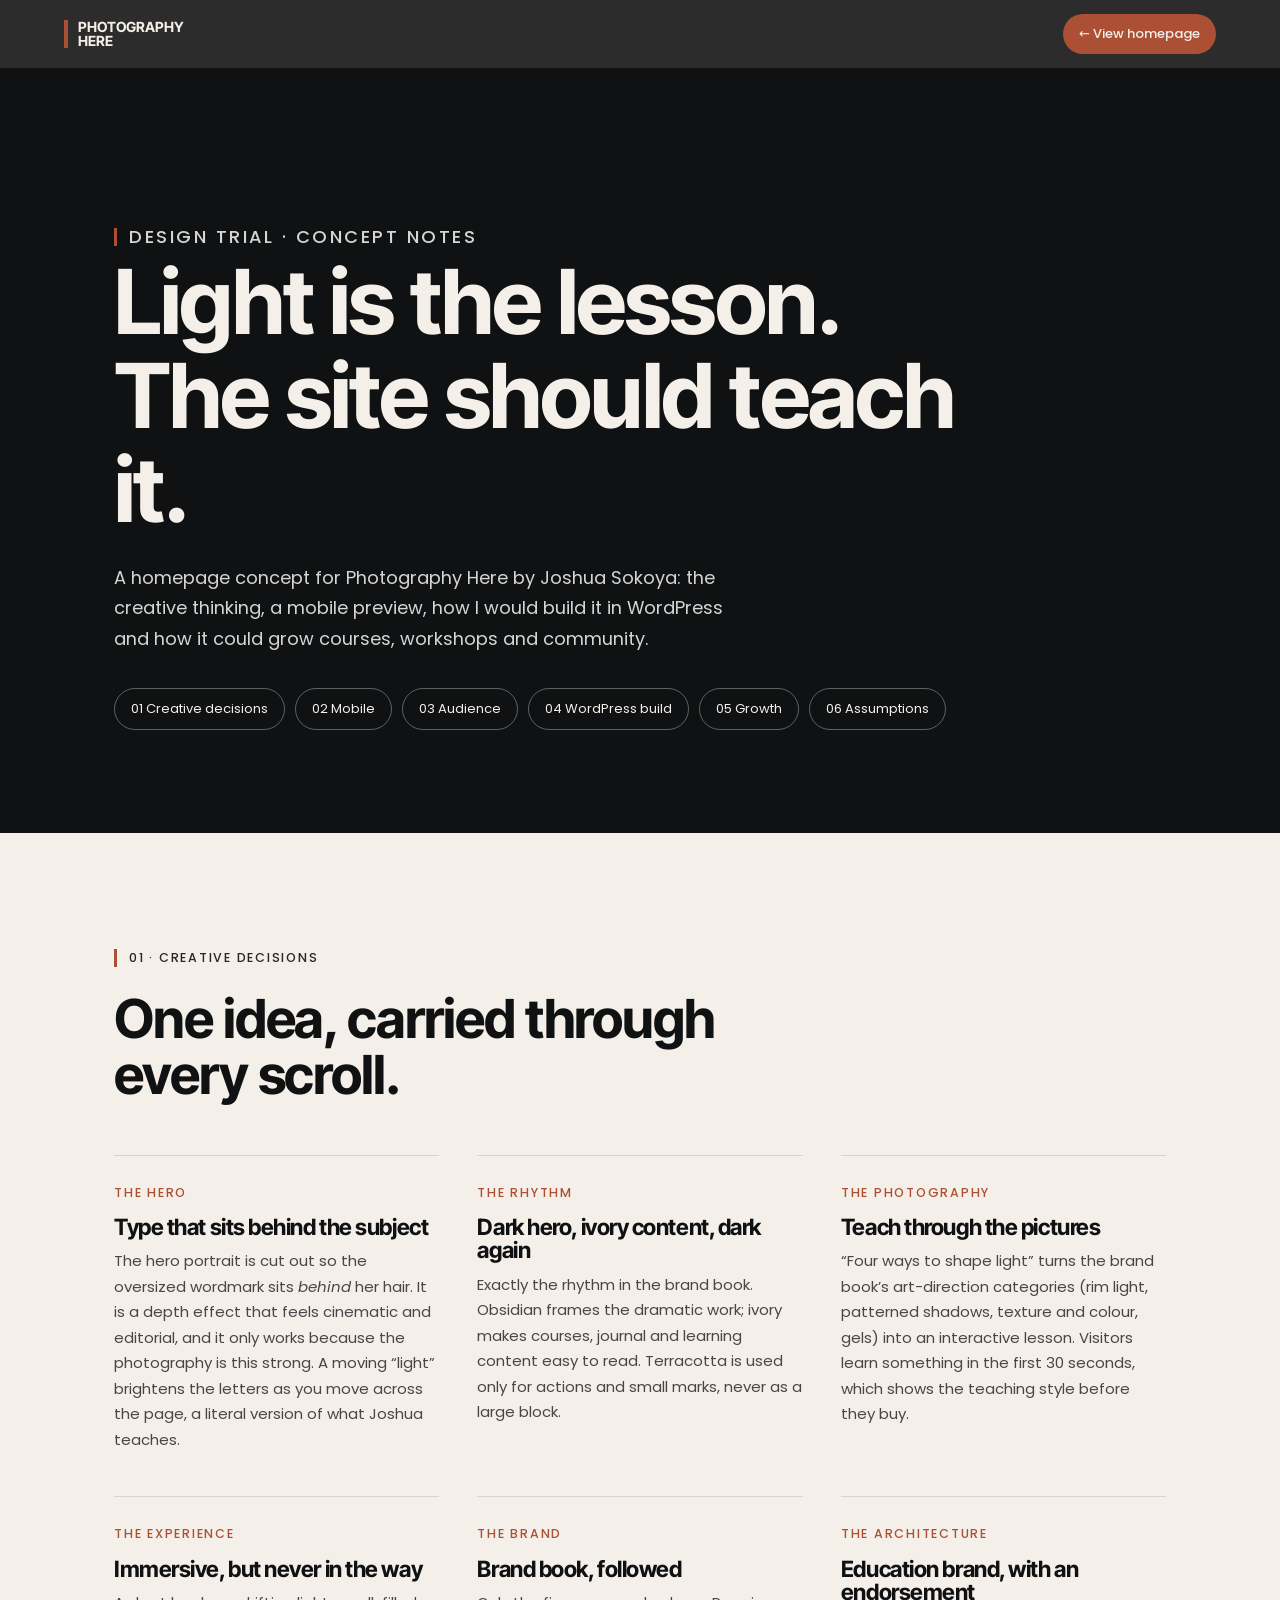
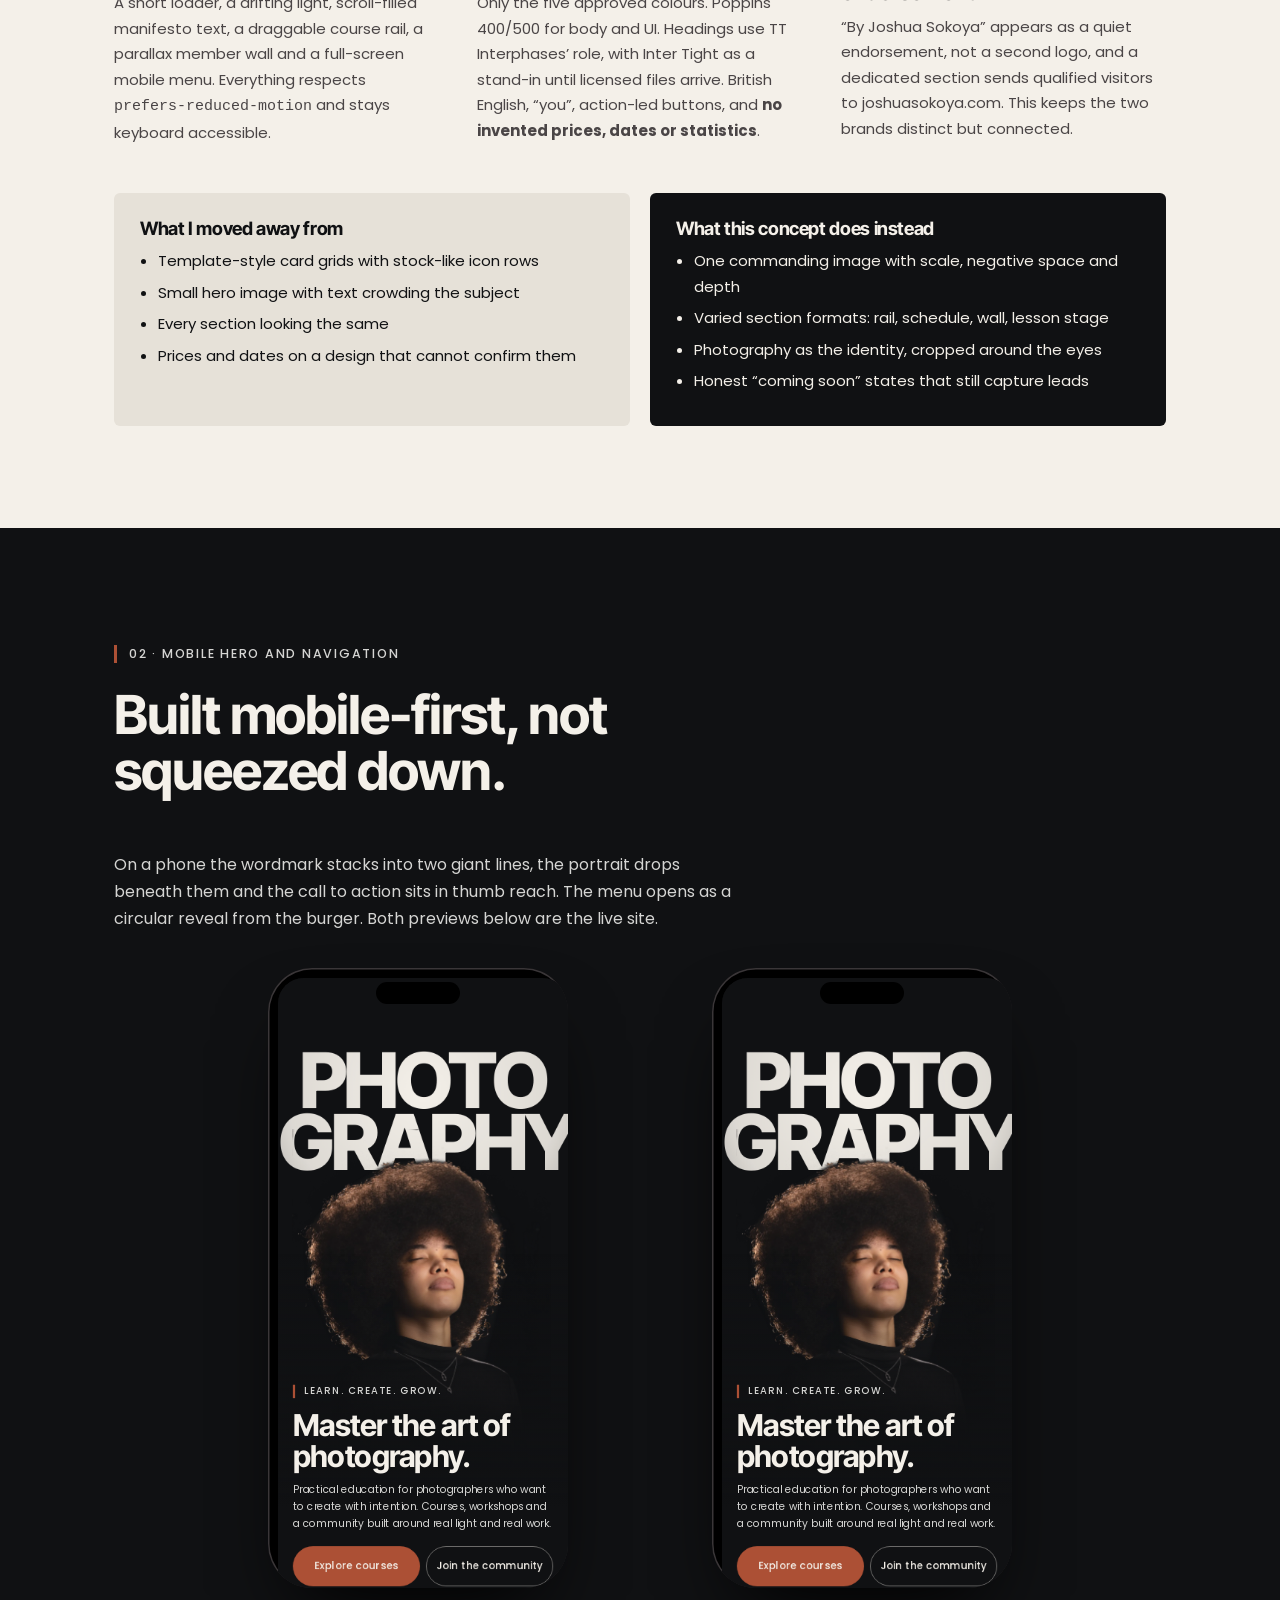
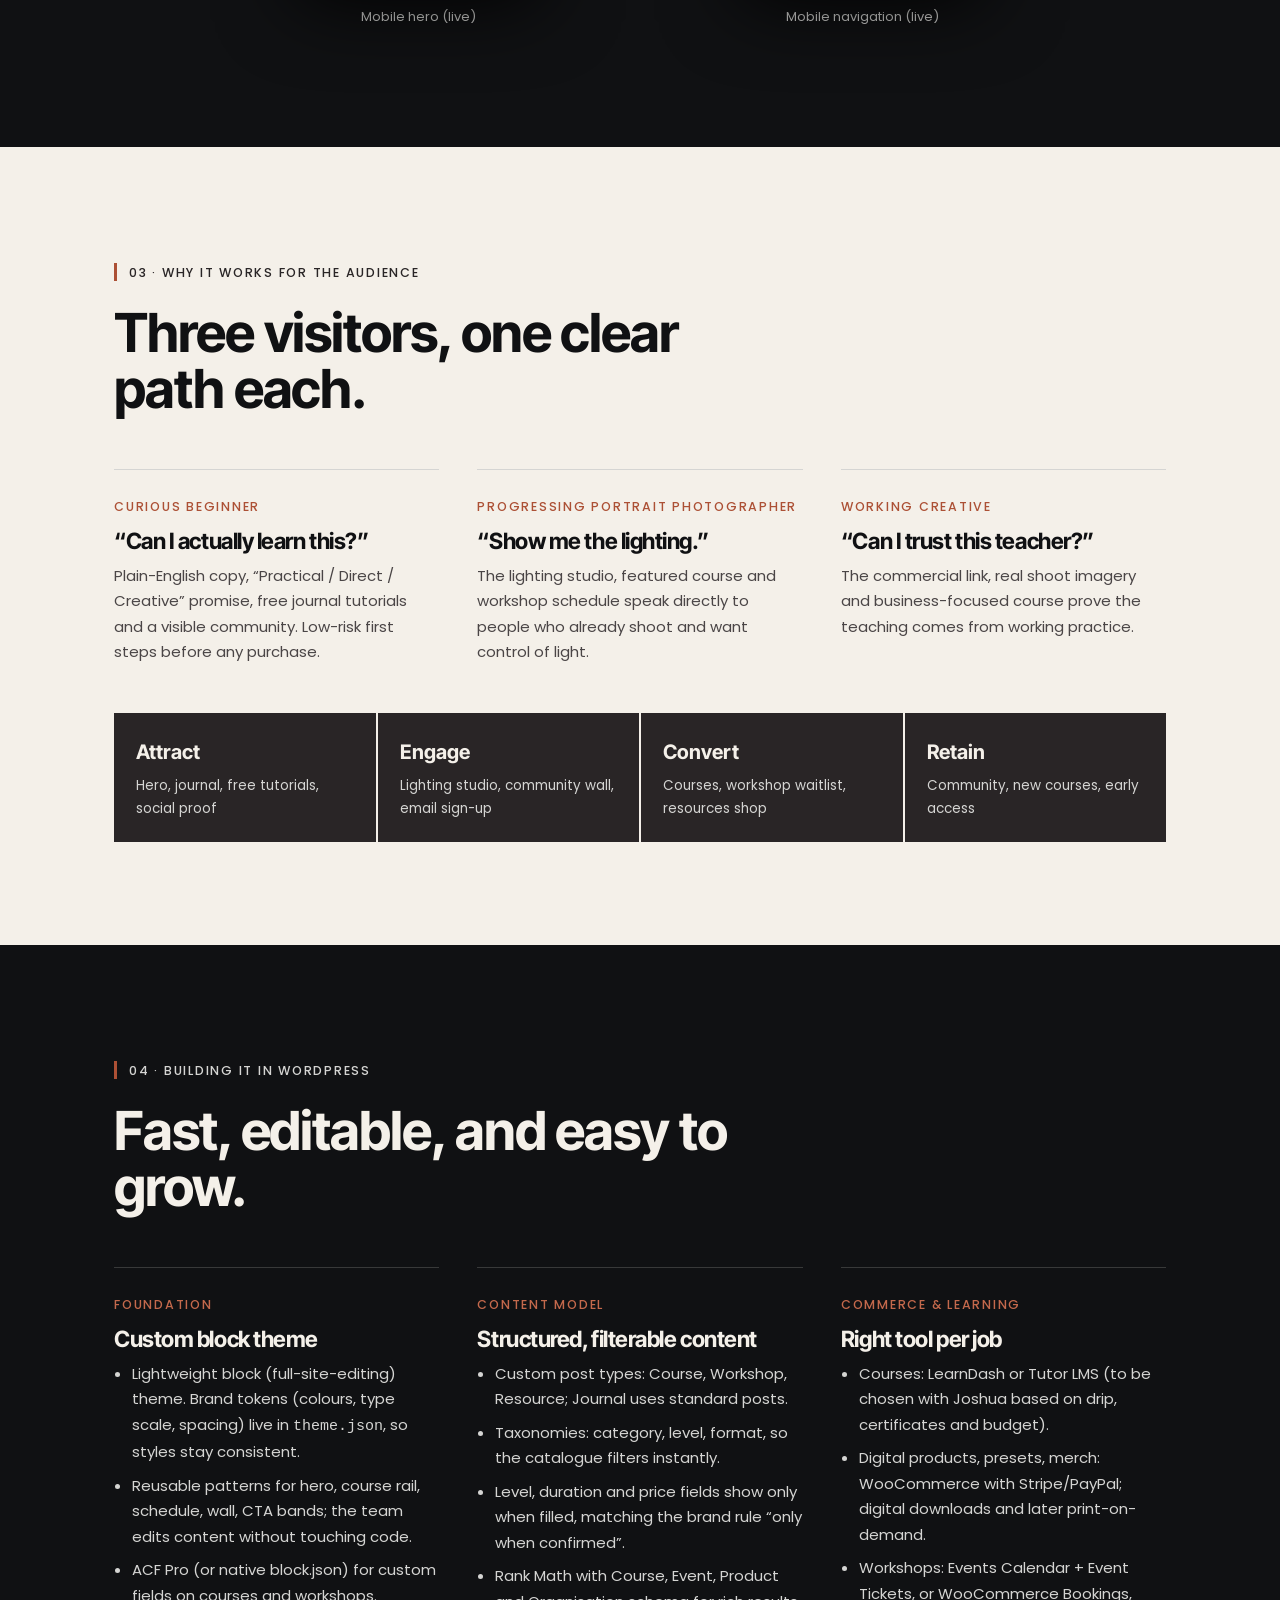
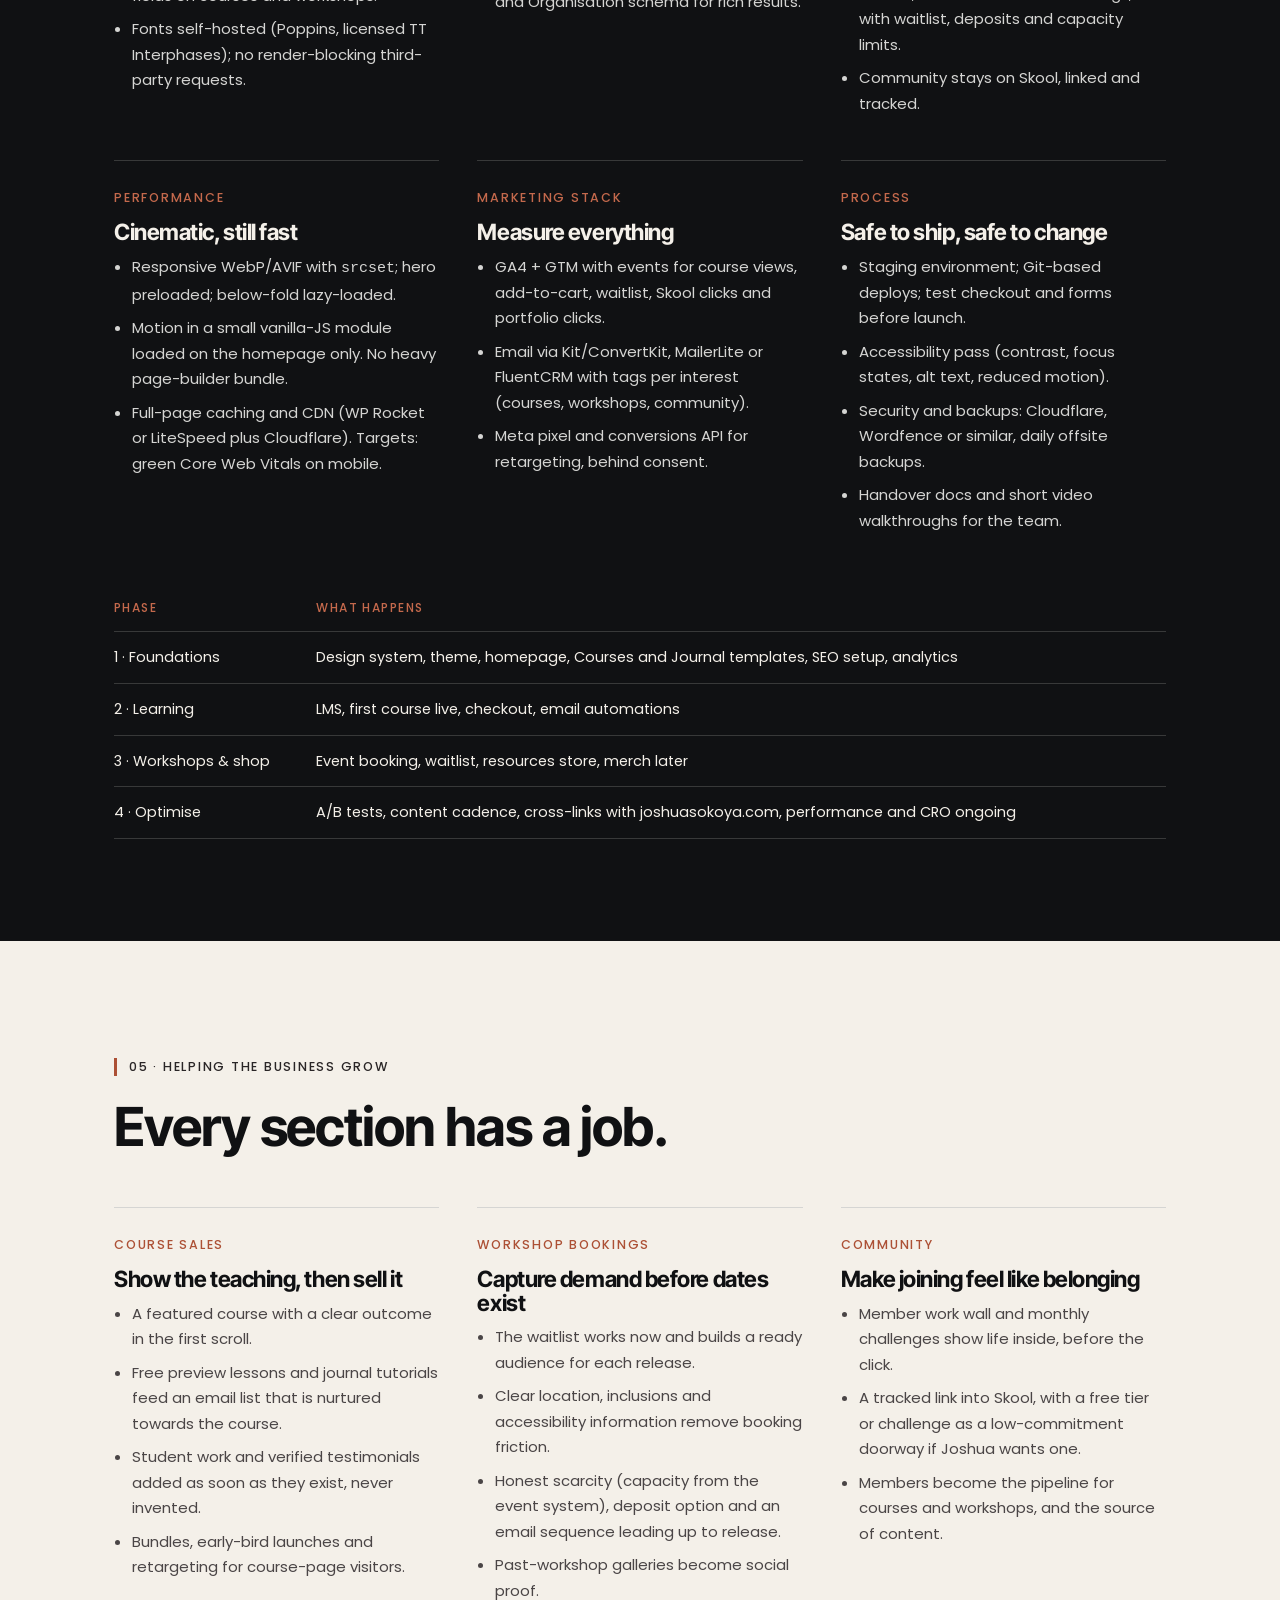
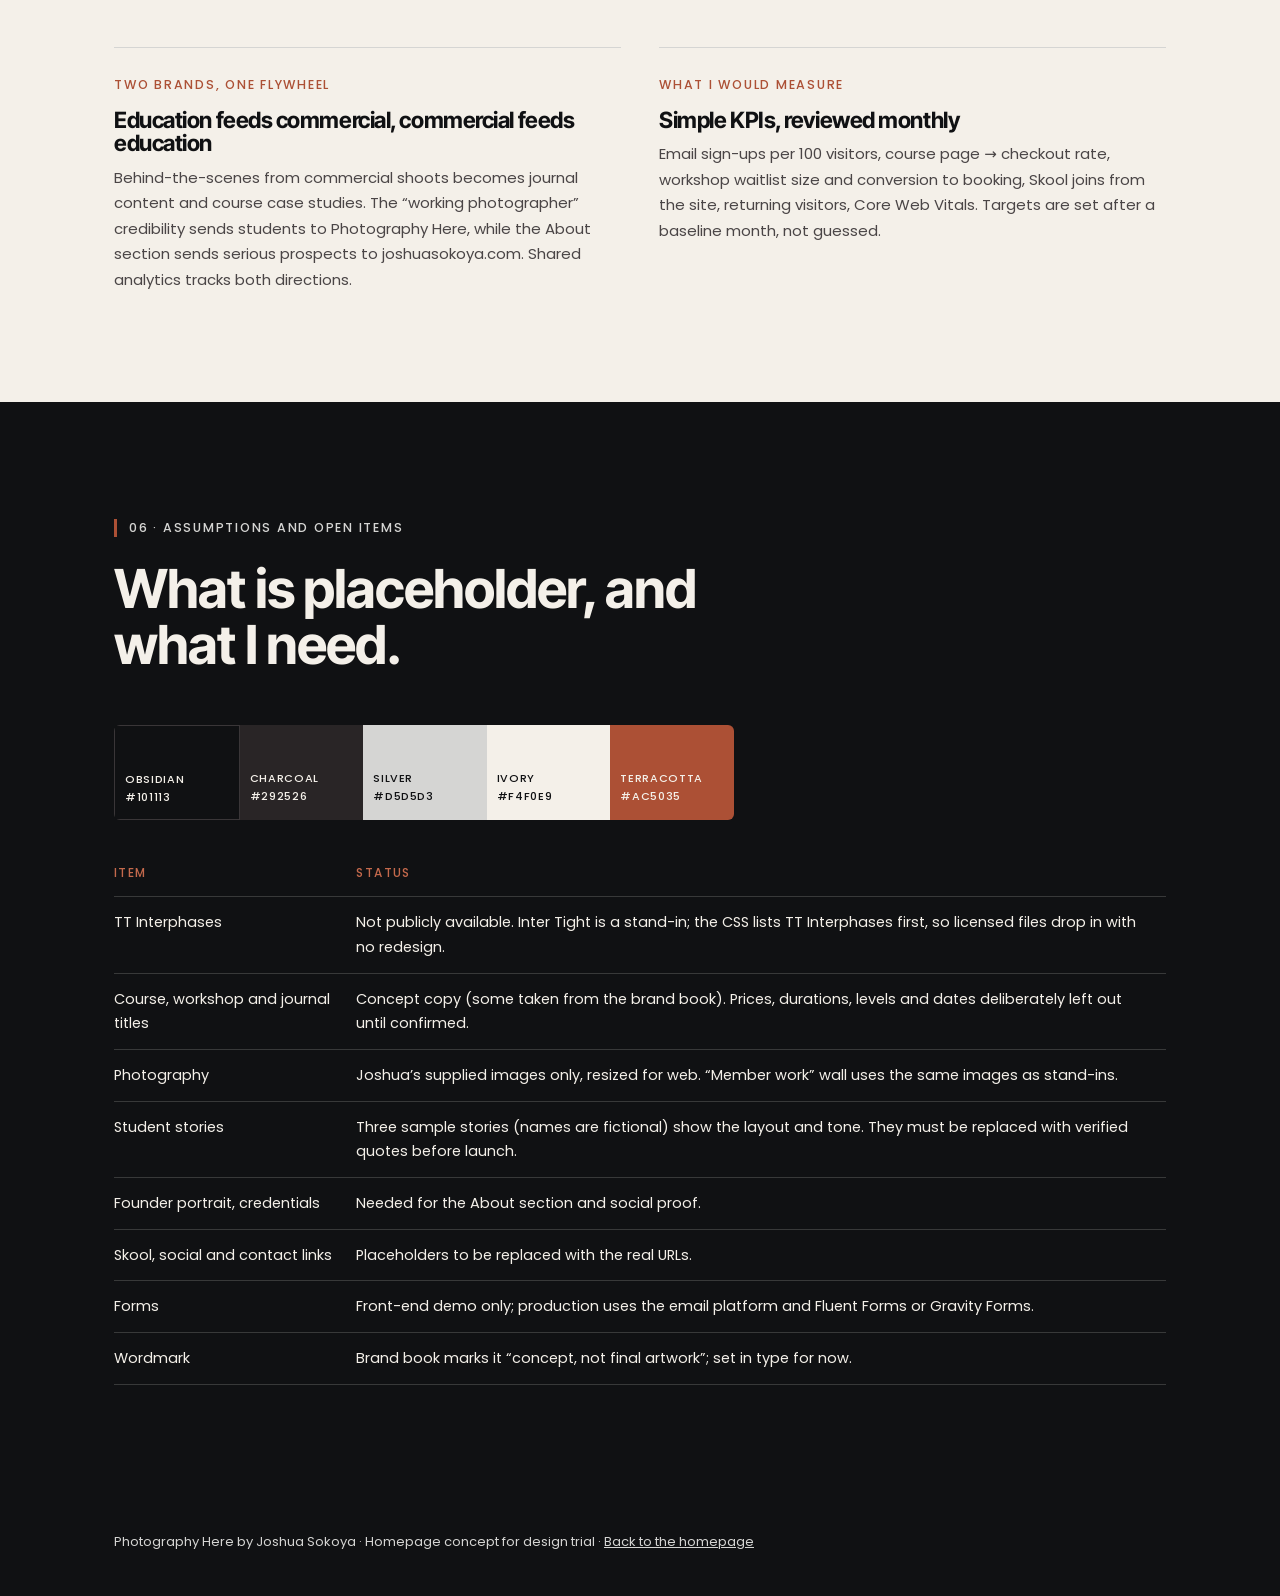
<file: notes.html>
<!doctype html>
<html lang="en-GB">
<head>
<meta charset="utf-8">
<meta name="viewport" content="width=device-width, initial-scale=1">
<title>Photography Here — Concept notes</title>
<meta name="robots" content="noindex">
<link rel="preconnect" href="https://fonts.googleapis.com">
<link rel="preconnect" href="https://fonts.gstatic.com" crossorigin>
<link href="https://fonts.googleapis.com/css2?family=Inter+Tight:wght@600;700;800&family=Poppins:wght@400;500&display=swap" rel="stylesheet">
<style>
:root{--obsidian:#101113;--charcoal:#292526;--silver:#D5D5D3;--ivory:#F4F0E9;--terracotta:#AC5035;--tl:#c4694c;--fd:"TT Interphases","Inter Tight",system-ui,sans-serif;--fb:"Poppins",system-ui,sans-serif;--g:clamp(20px,5vw,72px)}
*{box-sizing:border-box}html{scroll-behavior:smooth}
body{margin:0;background:var(--ivory);color:var(--obsidian);font:400 16px/1.7 var(--fb);-webkit-font-smoothing:antialiased}
a{color:inherit}
h1,h2,h3{font-family:var(--fd);font-weight:700;letter-spacing:-.02em;line-height:1.05;margin:0}
.wrap{max-width:1180px;margin:0 auto;padding-inline:var(--g)}
.top{position:sticky;top:0;z-index:10;background:rgba(16,17,19,.88);backdrop-filter:blur(12px);color:var(--ivory);display:flex;justify-content:space-between;align-items:center;padding:14px var(--g);font-size:13px;font-weight:500}
.top a{text-decoration:none}.top .wm{display:flex;gap:10px;font-family:var(--fd);font-weight:700;text-transform:uppercase;line-height:1.02;font-size:14px}.top .wm i{width:4px;background:var(--terracotta)}
.top .btn{background:var(--terracotta);padding:9px 16px;border-radius:999px}
.hd{background:var(--obsidian);color:var(--ivory);padding:clamp(70px,10vw,140px) 0 clamp(60px,8vw,110px)}
.eyebrow{display:inline-flex;gap:12px;align-items:center;font-size:12.5px;font-weight:500;letter-spacing:.14em;text-transform:uppercase;color:var(--silver);margin-bottom:22px}
.eyebrow i{width:3px;height:18px;background:var(--terracotta)}
.light .eyebrow{color:var(--charcoal)}
.hd h1{font-size:clamp(2.6rem,7vw,6rem);max-width:15ch}
.hd p{max-width:58ch;color:var(--silver);font-size:clamp(16px,1.4vw,19px);margin:26px 0 0}
.chips{display:flex;flex-wrap:wrap;gap:10px;margin-top:34px}
.chips a{border:1.2px solid rgba(244,240,233,.35);padding:9px 16px;border-radius:999px;font-size:13px;text-decoration:none;transition:.3s}
.chips a:hover{background:var(--ivory);color:var(--obsidian)}
section{padding:clamp(64px,8vw,120px) 0}
section h2{font-size:clamp(2rem,4.2vw,3.5rem);max-width:18ch;margin-bottom:clamp(28px,4vw,56px)}
.dark{background:var(--obsidian);color:var(--ivory)}.dark .eyebrow{color:var(--silver)}
.cols{display:grid;grid-template-columns:repeat(3,1fr);gap:clamp(24px,3vw,48px)}
.cols.two{grid-template-columns:repeat(2,1fr)}
.card{border-top:1px solid var(--silver);padding-top:22px}
.dark .card{border-color:rgba(213,213,211,.2)}
.card .n{font-size:12.5px;font-weight:500;letter-spacing:.14em;color:var(--terracotta)}.dark .card .n{color:var(--tl)}
.card h3{font-size:1.4rem;margin:10px 0 10px}
.card p,.card li{color:#4a4546;font-size:15px;margin:0 0 8px}.dark .card p,.dark .card li{color:var(--silver)}
.card ul{padding-left:18px;margin:8px 0 0}
.compare{display:grid;grid-template-columns:1fr 1fr;gap:20px;margin-top:40px}
.compare>div{padding:26px;border-radius:6px;font-size:15px}
.compare .a{background:#e6e1d8}.compare .b{background:var(--obsidian);color:var(--ivory)}
.compare h3{font-size:1.15rem;margin-bottom:10px}.compare ul{margin:0;padding-left:18px}.compare li{margin-bottom:6px}
.phones{display:flex;gap:clamp(24px,5vw,72px);justify-content:center;flex-wrap:wrap;margin-top:20px}
.phone{width:300px}
.phone .bz{width:300px;height:620px;border-radius:44px;background:#000;padding:10px;box-shadow:0 40px 80px -30px #000,0 0 0 1.5px #3a3638 inset;position:relative;overflow:hidden}
.phone .bz::before{content:"";position:absolute;left:50%;top:14px;width:84px;height:22px;border-radius:99px;background:#000;transform:translateX(-50%);z-index:3}
.phone iframe{width:390px;height:844px;border:0;border-radius:34px;transform:scale(.7436);transform-origin:0 0;background:var(--obsidian)}
.phone figcaption{text-align:center;color:var(--silver);font-size:13px;margin-top:18px}
.tbl{width:100%;border-collapse:collapse;font-size:14.5px;margin-top:8px}
.tbl th,.tbl td{text-align:left;padding:13px 14px 13px 0;border-bottom:1px solid var(--silver);vertical-align:top}
.dark .tbl th,.dark .tbl td{border-color:rgba(213,213,211,.2)}
.tbl th{font-size:12px;letter-spacing:.12em;text-transform:uppercase;color:var(--terracotta);font-weight:500}.dark .tbl th{color:var(--tl)}
.funnel{display:grid;grid-template-columns:repeat(4,1fr);gap:2px;margin-top:10px}
.funnel div{background:var(--charcoal);padding:22px;color:var(--ivory)}
.funnel b{display:block;font-family:var(--fd);font-size:1.25rem;margin-bottom:6px}
.funnel span{font-size:13.5px;color:var(--silver);display:block}
.swatches{display:flex;gap:0;margin:0 0 30px;border-radius:6px;overflow:hidden;max-width:620px}
.swatches div{flex:1;padding:44px 10px 12px;font-size:11px;font-weight:500;letter-spacing:.06em}
.note{background:#e6e1d8;padding:20px 24px;border-left:3px solid var(--terracotta);font-size:14.5px;margin-top:30px;border-radius:0 4px 4px 0}
footer{background:var(--obsidian);color:var(--silver);padding:44px 0;font-size:13px}
@media(max-width:900px){.cols,.cols.two,.compare,.funnel{grid-template-columns:1fr}}
</style>
</head>
<body>
<div class="top"><a class="wm" href="index.html"><i></i><span>Photography<br>Here</span></a><a class="btn" href="index.html">← View homepage</a></div>

<header class="hd">
  <div class="wrap">
    <p class="eyebrow"><i></i>Design trial · Concept notes</p>
    <h1>Light is the lesson. The site should teach it.</h1>
    <p>A homepage concept for Photography Here by Joshua Sokoya: the creative thinking, a mobile preview, how I would build it in WordPress and how it could grow courses, workshops and community.</p>
    <nav class="chips" aria-label="Sections"><a href="#idea">01 Creative decisions</a><a href="#mobile">02 Mobile</a><a href="#audience">03 Audience</a><a href="#wp">04 WordPress build</a><a href="#growth">05 Growth</a><a href="#open">06 Assumptions</a></nav>
  </div>
</header>

<section id="idea" class="light"><div class="wrap">
  <p class="eyebrow"><i></i>01 · Creative decisions</p>
  <h2>One idea, carried through every scroll.</h2>
  <div class="cols">
    <article class="card"><span class="n">THE HERO</span><h3>Type that sits behind the subject</h3><p>The hero portrait is cut out so the oversized wordmark sits <em>behind</em> her hair. It is a depth effect that feels cinematic and editorial, and it only works because the photography is this strong. A moving “light” brightens the letters as you move across the page, a literal version of what Joshua teaches.</p></article>
    <article class="card"><span class="n">THE RHYTHM</span><h3>Dark hero, ivory content, dark again</h3><p>Exactly the rhythm in the brand book. Obsidian frames the dramatic work; ivory makes courses, journal and learning content easy to read. Terracotta is used only for actions and small marks, never as a large block.</p></article>
    <article class="card"><span class="n">THE PHOTOGRAPHY</span><h3>Teach through the pictures</h3><p>“Four ways to shape light” turns the brand book’s art-direction categories (rim light, patterned shadows, texture and colour, gels) into an interactive lesson. Visitors learn something in the first 30 seconds, which shows the teaching style before they buy.</p></article>
  </div>
  <div class="cols" style="margin-top:36px">
    <article class="card"><span class="n">THE EXPERIENCE</span><h3>Immersive, but never in the way</h3><p>A short loader, a drifting light, scroll-filled manifesto text, a draggable course rail, a parallax member wall and a full-screen mobile menu. Everything respects <code>prefers-reduced-motion</code> and stays keyboard accessible.</p></article>
    <article class="card"><span class="n">THE BRAND</span><h3>Brand book, followed</h3><p>Only the five approved colours. Poppins 400/500 for body and UI. Headings use TT Interphases’ role, with Inter Tight as a stand-in until licensed files arrive. British English, “you”, action-led buttons, and <strong>no invented prices, dates or statistics</strong>.</p></article>
    <article class="card"><span class="n">THE ARCHITECTURE</span><h3>Education brand, with an endorsement</h3><p>“By Joshua Sokoya” appears as a quiet endorsement, not a second logo, and a dedicated section sends qualified visitors to joshuasokoya.com. This keeps the two brands distinct but connected.</p></article>
  </div>
  <div class="compare">
    <div class="a"><h3>What I moved away from</h3><ul><li>Template-style card grids with stock-like icon rows</li><li>Small hero image with text crowding the subject</li><li>Every section looking the same</li><li>Prices and dates on a design that cannot confirm them</li></ul></div>
    <div class="b"><h3>What this concept does instead</h3><ul><li>One commanding image with scale, negative space and depth</li><li>Varied section formats: rail, schedule, wall, lesson stage</li><li>Photography as the identity, cropped around the eyes</li><li>Honest “coming soon” states that still capture leads</li></ul></div>
  </div>
</div></section>

<section id="mobile" class="dark"><div class="wrap">
  <p class="eyebrow"><i></i>02 · Mobile hero and navigation</p>
  <h2>Built mobile-first, not squeezed down.</h2>
  <p style="max-width:62ch;color:var(--silver)">On a phone the wordmark stacks into two giant lines, the portrait drops beneath them and the call to action sits in thumb reach. The menu opens as a circular reveal from the burger. Both previews below are the live site.</p>
  <div class="phones">
    <figure class="phone"><div class="bz"><iframe src="index.html" title="Mobile hero preview" loading="lazy"></iframe></div><figcaption>Mobile hero (live)</figcaption></figure>
    <figure class="phone"><div class="bz"><iframe src="index.html?menu=1" title="Mobile menu preview" loading="lazy"></iframe></div><figcaption>Mobile navigation (live)</figcaption></figure>
  </div>
</div></section>

<section id="audience" class="light"><div class="wrap">
  <p class="eyebrow"><i></i>03 · Why it works for the audience</p>
  <h2>Three visitors, one clear path each.</h2>
  <div class="cols">
    <article class="card"><span class="n">CURIOUS BEGINNER</span><h3>“Can I actually learn this?”</h3><p>Plain-English copy, “Practical / Direct / Creative” promise, free journal tutorials and a visible community. Low-risk first steps before any purchase.</p></article>
    <article class="card"><span class="n">PROGRESSING PORTRAIT PHOTOGRAPHER</span><h3>“Show me the lighting.”</h3><p>The lighting studio, featured course and workshop schedule speak directly to people who already shoot and want control of light.</p></article>
    <article class="card"><span class="n">WORKING CREATIVE</span><h3>“Can I trust this teacher?”</h3><p>The commercial link, real shoot imagery and business-focused course prove the teaching comes from working practice.</p></article>
  </div>
  <div class="funnel" style="margin-top:40px">
    <div><b>Attract</b><span>Hero, journal, free tutorials, social proof</span></div>
    <div><b>Engage</b><span>Lighting studio, community wall, email sign-up</span></div>
    <div><b>Convert</b><span>Courses, workshop waitlist, resources shop</span></div>
    <div><b>Retain</b><span>Community, new courses, early access</span></div>
  </div>
</div></section>

<section id="wp" class="dark"><div class="wrap">
  <p class="eyebrow"><i></i>04 · Building it in WordPress</p>
  <h2>Fast, editable, and easy to grow.</h2>
  <div class="cols">
    <article class="card"><span class="n">FOUNDATION</span><h3>Custom block theme</h3><ul><li>Lightweight block (full-site-editing) theme. Brand tokens (colours, type scale, spacing) live in <code>theme.json</code>, so styles stay consistent.</li><li>Reusable patterns for hero, course rail, schedule, wall, CTA bands; the team edits content without touching code.</li><li>ACF Pro (or native block.json) for custom fields on courses and workshops.</li><li>Fonts self-hosted (Poppins, licensed TT Interphases); no render-blocking third-party requests.</li></ul></article>
    <article class="card"><span class="n">CONTENT MODEL</span><h3>Structured, filterable content</h3><ul><li>Custom post types: Course, Workshop, Resource; Journal uses standard posts.</li><li>Taxonomies: category, level, format, so the catalogue filters instantly.</li><li>Level, duration and price fields show only when filled, matching the brand rule “only when confirmed”.</li><li>Rank Math with Course, Event, Product and Organisation schema for rich results.</li></ul></article>
    <article class="card"><span class="n">COMMERCE &amp; LEARNING</span><h3>Right tool per job</h3><ul><li>Courses: LearnDash or Tutor LMS (to be chosen with Joshua based on drip, certificates and budget).</li><li>Digital products, presets, merch: WooCommerce with Stripe/PayPal; digital downloads and later print-on-demand.</li><li>Workshops: Events Calendar + Event Tickets, or WooCommerce Bookings, with waitlist, deposits and capacity limits.</li><li>Community stays on Skool, linked and tracked.</li></ul></article>
  </div>
  <div class="cols" style="margin-top:36px">
    <article class="card"><span class="n">PERFORMANCE</span><h3>Cinematic, still fast</h3><ul><li>Responsive WebP/AVIF with <code>srcset</code>; hero preloaded; below-fold lazy-loaded.</li><li>Motion in a small vanilla-JS module loaded on the homepage only. No heavy page-builder bundle.</li><li>Full-page caching and CDN (WP Rocket or LiteSpeed plus Cloudflare). Targets: green Core Web Vitals on mobile.</li></ul></article>
    <article class="card"><span class="n">MARKETING STACK</span><h3>Measure everything</h3><ul><li>GA4 + GTM with events for course views, add-to-cart, waitlist, Skool clicks and portfolio clicks.</li><li>Email via Kit/ConvertKit, MailerLite or FluentCRM with tags per interest (courses, workshops, community).</li><li>Meta pixel and conversions API for retargeting, behind consent.</li></ul></article>
    <article class="card"><span class="n">PROCESS</span><h3>Safe to ship, safe to change</h3><ul><li>Staging environment; Git-based deploys; test checkout and forms before launch.</li><li>Accessibility pass (contrast, focus states, alt text, reduced motion).</li><li>Security and backups: Cloudflare, Wordfence or similar, daily offsite backups.</li><li>Handover docs and short video walkthroughs for the team.</li></ul></article>
  </div>
  <table class="tbl" style="margin-top:44px"><thead><tr><th>Phase</th><th>What happens</th></tr></thead><tbody>
    <tr><td>1 · Foundations</td><td>Design system, theme, homepage, Courses and Journal templates, SEO setup, analytics</td></tr>
    <tr><td>2 · Learning</td><td>LMS, first course live, checkout, email automations</td></tr>
    <tr><td>3 · Workshops &amp; shop</td><td>Event booking, waitlist, resources store, merch later</td></tr>
    <tr><td>4 · Optimise</td><td>A/B tests, content cadence, cross-links with joshuasokoya.com, performance and CRO ongoing</td></tr>
  </tbody></table>
</div></section>

<section id="growth" class="light"><div class="wrap">
  <p class="eyebrow"><i></i>05 · Helping the business grow</p>
  <h2>Every section has a job.</h2>
  <div class="cols">
    <article class="card"><span class="n">COURSE SALES</span><h3>Show the teaching, then sell it</h3><ul><li>A featured course with a clear outcome in the first scroll.</li><li>Free preview lessons and journal tutorials feed an email list that is nurtured towards the course.</li><li>Student work and verified testimonials added as soon as they exist, never invented.</li><li>Bundles, early-bird launches and retargeting for course-page visitors.</li></ul></article>
    <article class="card"><span class="n">WORKSHOP BOOKINGS</span><h3>Capture demand before dates exist</h3><ul><li>The waitlist works now and builds a ready audience for each release.</li><li>Clear location, inclusions and accessibility information remove booking friction.</li><li>Honest scarcity (capacity from the event system), deposit option and an email sequence leading up to release.</li><li>Past-workshop galleries become social proof.</li></ul></article>
    <article class="card"><span class="n">COMMUNITY</span><h3>Make joining feel like belonging</h3><ul><li>Member work wall and monthly challenges show life inside, before the click.</li><li>A tracked link into Skool, with a free tier or challenge as a low-commitment doorway if Joshua wants one.</li><li>Members become the pipeline for courses and workshops, and the source of content.</li></ul></article>
  </div>
  <div class="cols two" style="margin-top:36px">
    <article class="card"><span class="n">TWO BRANDS, ONE FLYWHEEL</span><h3>Education feeds commercial, commercial feeds education</h3><p>Behind-the-scenes from commercial shoots becomes journal content and course case studies. The “working photographer” credibility sends students to Photography Here, while the About section sends serious prospects to joshuasokoya.com. Shared analytics tracks both directions.</p></article>
    <article class="card"><span class="n">WHAT I WOULD MEASURE</span><h3>Simple KPIs, reviewed monthly</h3><p>Email sign-ups per 100 visitors, course page → checkout rate, workshop waitlist size and conversion to booking, Skool joins from the site, returning visitors, Core Web Vitals. Targets are set after a baseline month, not guessed.</p></article>
  </div>
</div></section>

<section id="open" class="dark"><div class="wrap">
  <p class="eyebrow"><i></i>06 · Assumptions and open items</p>
  <h2>What is placeholder, and what I need.</h2>
  <div class="swatches" aria-label="Palette used"><div style="background:#101113;color:#F4F0E9;border:1px solid #3a3638">OBSIDIAN<br>#101113</div><div style="background:#292526;color:#F4F0E9">CHARCOAL<br>#292526</div><div style="background:#D5D5D3;color:#101113">SILVER<br>#D5D5D3</div><div style="background:#F4F0E9;color:#101113">IVORY<br>#F4F0E9</div><div style="background:#AC5035;color:#F4F0E9">TERRACOTTA<br>#AC5035</div></div>
  <table class="tbl"><thead><tr><th>Item</th><th>Status</th></tr></thead><tbody>
    <tr><td>TT Interphases</td><td>Not publicly available. Inter Tight is a stand-in; the CSS lists TT Interphases first, so licensed files drop in with no redesign.</td></tr>
    <tr><td>Course, workshop and journal titles</td><td>Concept copy (some taken from the brand book). Prices, durations, levels and dates deliberately left out until confirmed.</td></tr>
    <tr><td>Photography</td><td>Joshua’s supplied images only, resized for web. “Member work” wall uses the same images as stand-ins.</td></tr>
    <tr><td>Student stories</td><td>Three sample stories (names are fictional) show the layout and tone. They must be replaced with verified quotes before launch.</td></tr>
    <tr><td>Founder portrait, credentials</td><td>Needed for the About section and social proof.</td></tr>
    <tr><td>Skool, social and contact links</td><td>Placeholders to be replaced with the real URLs.</td></tr>
    <tr><td>Forms</td><td>Front-end demo only; production uses the email platform and Fluent Forms or Gravity Forms.</td></tr>
    <tr><td>Wordmark</td><td>Brand book marks it “concept, not final artwork”; set in type for now.</td></tr>
  </tbody></table>
</div></section>

<footer><div class="wrap">Photography Here by Joshua Sokoya · Homepage concept for design trial · <a href="index.html">Back to the homepage</a></div></footer>
</body>
</html>
</file>
<file: assets/css/style.css>
/* ==========================================================
   PHOTOGRAPHY HERE — homepage concept
   Palette + type per Brand Book v1.0 (Nov 2026)
   Headings: TT Interphases (licensed, supplied separately) → Inter Tight stand-in
   Body/UI: Poppins 400 / 500
   ========================================================== */
:root{
  --obsidian:#101113; --charcoal:#292526; --silver:#D5D5D3; --ivory:#F4F0E9; --terracotta:#AC5035;
  --terracotta-lt:#c4694c;
  --f-display:"TT Interphases","TT Interphases Pro","Inter Tight",system-ui,sans-serif;
  --f-body:"Poppins",system-ui,sans-serif;
  --gut:clamp(20px,4vw,64px);
  --max:1360px;
  --ease:cubic-bezier(.22,.8,.2,1);
  --ease-io:cubic-bezier(.7,0,.2,1);
  --nav-h:84px;
}
*,*::before,*::after{box-sizing:border-box}
html{scroll-behavior:smooth;-webkit-text-size-adjust:100%}
body{margin:0;background:var(--obsidian);color:var(--ivory);font-family:var(--f-body);font-weight:400;font-size:16px;line-height:1.6;overflow-x:hidden;-webkit-font-smoothing:antialiased}
img{display:block;max-width:100%;height:auto}
a{color:inherit;text-decoration:none}
h1,h2,h3,h4,p,ul,ol,figure{margin:0}
ul,ol{padding:0;list-style:none}
button{font:inherit;color:inherit;background:none;border:0;cursor:pointer;padding:0}
.sr{position:absolute;width:1px;height:1px;overflow:hidden;clip:rect(0 0 0 0);white-space:nowrap}
.skip{position:fixed;left:12px;top:-60px;z-index:999;background:var(--ivory);color:var(--obsidian);padding:10px 16px;border-radius:6px;font-weight:500}
.skip:focus{top:12px}
:focus-visible{outline:2px solid var(--terracotta-lt);outline-offset:3px}
.wrap{width:100%;max-width:var(--max);margin-inline:auto;padding-inline:var(--gut)}
h2,h3,.h{font-family:var(--f-display);font-weight:700;letter-spacing:-.02em;line-height:1.02}
h2{font-size:clamp(2.25rem,4.4vw,4rem)}
h3{font-size:clamp(1.25rem,1.8vw,1.6rem);line-height:1.15}

.surface-dark{background:var(--obsidian);color:var(--ivory)}
.surface-charcoal{background:var(--charcoal);color:var(--ivory)}
.surface-ivory{background:var(--ivory);color:var(--obsidian)}
.surface-ivory--alt{background:#ebe6dd}

.eyebrow{display:inline-flex;align-items:center;gap:12px;font-weight:500;font-size:13px;letter-spacing:.14em;text-transform:uppercase;color:var(--charcoal);margin-bottom:20px}
.eyebrow i{width:3px;height:18px;background:var(--terracotta);display:inline-block}
.eyebrow--light{color:var(--silver)}

/* ---------- Buttons ---------- */
.btn{display:inline-flex;align-items:center;justify-content:center;gap:10px;font-family:var(--f-body);font-weight:500;font-size:15px;letter-spacing:.01em;padding:16px 28px;border-radius:999px;border:1.5px solid transparent;transition:background .35s var(--ease),color .35s var(--ease),border-color .35s var(--ease),transform .35s var(--ease);will-change:transform;white-space:nowrap}
.btn--primary{background:var(--terracotta);color:var(--ivory)}
.btn--primary:hover{background:var(--terracotta-lt)}
.btn--ghost{border-color:rgba(244,240,233,.45);color:var(--ivory)}
.btn--ghost:hover{background:var(--ivory);color:var(--obsidian);border-color:var(--ivory)}
.btn--dark{background:var(--obsidian);color:var(--ivory)}
.btn--dark:hover{background:var(--terracotta)}
.btn--sm{padding:11px 20px;font-size:14px}
.btn--lg{padding:20px 38px;font-size:17px}
.link-arrow{display:inline-flex;align-items:center;gap:10px;font-weight:500;font-size:15px;border-bottom:1.5px solid currentColor;padding-bottom:4px;transition:gap .3s var(--ease),color .3s}
.link-arrow:hover{gap:16px;color:var(--terracotta)}

/* ---------- Loader ---------- */
.loader{position:fixed;inset:0;z-index:1000;background:var(--obsidian);display:grid;place-items:center;transition:clip-path 1.1s var(--ease-io),visibility 0s 1.15s;clip-path:inset(0 0 0 0)}
.loader__inner{display:flex;flex-direction:column;gap:44px;align-items:flex-start;width:min(420px,76vw)}
.loader__mark{display:flex;gap:14px;font-family:var(--f-display);font-weight:700;font-size:clamp(28px,4vw,40px);line-height:1;letter-spacing:-.01em;text-transform:uppercase}
.loader__mark i{width:5px;background:var(--terracotta);align-self:stretch;transform-origin:top;animation:barIn .9s var(--ease) both}
@keyframes barIn{from{transform:scaleY(0)}to{transform:scaleY(1)}}
.loader__count{display:flex;align-items:baseline;gap:10px;font-family:var(--f-display);color:var(--silver)}
.loader__count b{font-size:clamp(56px,9vw,96px);font-weight:700;letter-spacing:-.04em;line-height:1;color:var(--ivory);font-variant-numeric:tabular-nums}
.loader__count em{font-style:normal;font-size:14px;letter-spacing:.1em}
.loader__bar{position:absolute;left:0;bottom:0;width:100%;height:3px;background:rgba(255,255,255,.08)}
.loader__bar span{display:block;height:100%;width:0;background:var(--terracotta)}
.loaded .loader{clip-path:inset(0 0 100% 0);visibility:hidden}

/* ---------- Cursor ---------- */
.cursor{position:fixed;left:0;top:0;z-index:900;pointer-events:none;display:none}
@media (hover:hover) and (pointer:fine){
  .cursor{display:block}
  body.has-cursor, body.has-cursor a, body.has-cursor button{cursor:none}
}
.cursor__dot,.cursor__ring{position:absolute;left:0;top:0;border-radius:50%;transform:translate(-50%,-50%)}
.cursor__dot{width:6px;height:6px;background:var(--ivory);mix-blend-mode:difference}
.cursor__ring{width:38px;height:38px;border:1.2px solid rgba(244,240,233,.7);display:grid;place-items:center;transition:width .35s var(--ease),height .35s var(--ease),background .35s,border-color .35s;mix-blend-mode:normal}
.cursor__ring em{font-style:normal;font-size:11px;font-weight:500;letter-spacing:.08em;text-transform:uppercase;opacity:0;transition:opacity .25s;color:var(--ivory)}
.cursor.is-label .cursor__ring{width:86px;height:86px;background:var(--terracotta);border-color:var(--terracotta)}
.cursor.is-label .cursor__ring em{opacity:1}
.cursor.is-label .cursor__dot{opacity:0}

/* ---------- Nav ---------- */
.nav{position:fixed;inset:0 0 auto 0;z-index:100;height:var(--nav-h);display:flex;align-items:center;justify-content:space-between;gap:24px;padding-inline:var(--gut);transition:transform .6s var(--ease),background .4s,backdrop-filter .4s;color:var(--ivory)}
.nav.is-solid{background:rgba(16,17,19,.72);backdrop-filter:blur(16px) saturate(1.2);-webkit-backdrop-filter:blur(16px) saturate(1.2)}
.nav.is-hidden{transform:translateY(-100%)}
.wordmark{display:inline-flex;align-items:stretch;gap:12px;position:relative}
.wordmark__bar{width:4px;background:var(--terracotta);display:block}
.wordmark__txt{font-family:var(--f-display);font-weight:700;font-size:17px;line-height:1.02;letter-spacing:.01em;text-transform:uppercase}
.wordmark__by{position:absolute;left:16px;top:100%;margin-top:4px;font-family:var(--f-body);font-weight:400;font-size:10.5px;letter-spacing:.06em;color:var(--silver);white-space:nowrap;opacity:.85}
.nav.is-solid .wordmark__by{display:none}
.wordmark--lg .wordmark__txt{font-size:26px}
.nav__links{display:flex;gap:clamp(18px,2.6vw,40px)}
.nav__links a{font-weight:500;font-size:14px;letter-spacing:.01em;position:relative;padding:6px 0;opacity:.9}
.nav__links a::after{content:"";position:absolute;left:0;bottom:0;width:100%;height:1.5px;background:var(--terracotta-lt);transform:scaleX(0);transform-origin:right;transition:transform .4s var(--ease)}
.nav__links a:hover{opacity:1}
.nav__links a:hover::after{transform:scaleX(1);transform-origin:left}
.nav__actions{display:flex;align-items:center;gap:14px}
.icon-btn{width:40px;height:40px;display:grid;place-items:center;border-radius:50%;transition:background .3s}
.icon-btn:hover{background:rgba(255,255,255,.1)}
.burger{display:none;width:44px;height:44px;position:relative;border-radius:50%;border:1.2px solid rgba(244,240,233,.4)}
.burger span{position:absolute;left:12px;right:12px;height:1.6px;background:var(--ivory);transition:transform .45s var(--ease),top .45s var(--ease)}
.burger span:nth-child(1){top:18px}.burger span:nth-child(2){top:25px}
.menu-open .burger span:nth-child(1){top:21.5px;transform:rotate(45deg)}
.menu-open .burger span:nth-child(2){top:21.5px;transform:rotate(-45deg)}

/* Mobile menu */
.menu{position:fixed;inset:0;z-index:90;background:var(--obsidian);clip-path:circle(0 at calc(100% - 42px) 42px);transition:clip-path .8s var(--ease-io),visibility 0s .8s;visibility:hidden;overflow:hidden}
.menu-open .menu{clip-path:circle(150% at calc(100% - 42px) 42px);visibility:visible;transition-delay:0s}
.menu__img{position:absolute;right:-18%;bottom:-4%;height:68%;width:auto;opacity:.5;object-fit:cover;mask-image:radial-gradient(ellipse 55% 55% at 55% 52%,#000 25%,transparent 75%);-webkit-mask-image:radial-gradient(ellipse 55% 55% at 55% 52%,#000 25%,transparent 75%);pointer-events:none}
.menu__inner{position:relative;z-index:2;height:100%;display:flex;flex-direction:column;padding:calc(var(--nav-h) + 24px) var(--gut) calc(28px + env(safe-area-inset-bottom))}
.menu__links{display:flex;flex-direction:column;margin-top:6px}
.menu__links a{display:flex;align-items:baseline;gap:16px;font-family:var(--f-display);font-weight:700;font-size:clamp(40px,11.5vw,56px);line-height:1.12;letter-spacing:-.02em;padding:4px 0;opacity:0;transform:translateY(34px);transition:opacity .6s var(--ease),transform .6s var(--ease),color .3s}
.menu__links a span{font-family:var(--f-body);font-weight:500;font-size:12px;letter-spacing:.1em;color:var(--terracotta-lt);transform:translateY(-1.1em)}
.menu__links a:hover{color:var(--terracotta-lt)}
.menu-open .menu__links a{opacity:1;transform:none}
.menu-open .menu__links a:nth-child(1){transition-delay:.25s}.menu-open .menu__links a:nth-child(2){transition-delay:.31s}.menu-open .menu__links a:nth-child(3){transition-delay:.37s}.menu-open .menu__links a:nth-child(4){transition-delay:.43s}.menu-open .menu__links a:nth-child(5){transition-delay:.49s}.menu-open .menu__links a:nth-child(6){transition-delay:.55s}
.menu__foot{margin-top:auto;display:flex;flex-direction:column;gap:18px;opacity:0;transition:opacity .6s .6s}
.menu-open .menu__foot{opacity:1}
.menu__foot p{font-size:13px;color:var(--silver);line-height:1.7}
.menu__foot .btn{align-self:flex-start}
.menu-open{overflow:hidden}

/* ---------- Hero ---------- */
.hero{position:relative;height:100svh;min-height:680px;max-height:1200px;overflow:hidden;background:var(--obsidian);isolation:isolate;--lx:50%;--ly:30%}
.hero__bg{position:absolute;inset:0;z-index:0;background:
  radial-gradient(60% 50% at 50% 38%,rgba(172,80,53,.16),transparent 70%),
  radial-gradient(90% 70% at 50% 110%,rgba(172,80,53,.10),transparent 60%),var(--obsidian)}
.hero__word{position:absolute;z-index:1;left:0;right:0;top:calc(var(--nav-h) - 4px);margin:0;text-align:center;font-family:var(--f-display);font-weight:800;font-size:14.15vw;line-height:.82;letter-spacing:-.045em;white-space:nowrap;
  background:radial-gradient(520px circle at var(--lx) var(--ly),rgba(244,240,233,1),rgba(244,240,233,.9) 35%,rgba(244,240,233,.34) 75%);
  -webkit-background-clip:text;background-clip:text;color:transparent;-webkit-text-fill-color:transparent;will-change:transform;user-select:none}
.hero__word span{display:inline}
.hero__stage{position:absolute;z-index:2;left:50%;bottom:-17%;height:106%;aspect-ratio:1400/2099;transform:translateX(-50%);pointer-events:none;will-change:transform}
.hero__cut{width:100%;height:100%;object-fit:cover;object-position:50% 0;
  -webkit-mask-image:linear-gradient(to bottom,#000 0,#000 74%,transparent 96%);mask-image:linear-gradient(to bottom,#000 0,#000 74%,transparent 96%)}
.hero__glow{position:absolute;inset:0;z-index:3;pointer-events:none;mix-blend-mode:soft-light;background:radial-gradient(420px circle at var(--lx) var(--ly),rgba(255,222,190,.75),rgba(255,222,190,0) 70%)}
.hero__grain{position:absolute;inset:0;z-index:4;pointer-events:none;opacity:.07;mix-blend-mode:overlay;background-image:url("data:image/svg+xml;utf8,<svg xmlns='http://www.w3.org/2000/svg' width='220' height='220'><filter id='n'><feTurbulence type='fractalNoise' baseFrequency='.9' numOctaves='2' stitchTiles='stitch'/></filter><rect width='100%' height='100%' filter='url(%23n)'/></svg>")}
.hero::after{content:"";position:absolute;inset:auto 0 0 0;height:34%;z-index:5;pointer-events:none;background:linear-gradient(to top,var(--obsidian) 4%,rgba(16,17,19,.0))}
.hero__here{position:absolute;z-index:6;right:var(--gut);bottom:15.5vh;font-family:var(--f-display);font-weight:800;font-size:clamp(70px,9.2vw,150px);line-height:.8;letter-spacing:-.045em;color:var(--ivory);pointer-events:none;display:flex;flex-direction:column;align-items:flex-end}
.hero__here sup{font-family:var(--f-body);font-weight:400;font-size:clamp(11px,.95vw,13px);letter-spacing:.12em;text-transform:uppercase;color:var(--silver);margin-top:18px;line-height:1}
.hero__copy{position:absolute;z-index:7;left:var(--gut);bottom:clamp(36px,7vh,76px);width:min(430px,38vw)}
.hero__title{font-size:clamp(2.1rem,3.3vw,3.2rem);margin-bottom:16px;line-height:1.04}
.hero__lede{font-size:clamp(14px,1.1vw,16px);color:var(--silver);margin-bottom:26px;max-width:40ch}
.hero__cta{display:flex;flex-wrap:wrap;gap:12px}
.hero__meta{position:absolute;z-index:7;right:var(--gut);bottom:clamp(36px,7vh,76px);display:flex;align-items:center;gap:28px;font-size:11.5px;letter-spacing:.12em;text-transform:uppercase;color:var(--silver);line-height:1.5;text-align:right}
.hero__hint{display:flex;align-items:center;gap:10px;color:var(--ivory)}
.hero__hint i{width:8px;height:8px;border-radius:50%;background:var(--terracotta-lt);box-shadow:0 0 0 0 rgba(196,105,76,.7);animation:pulse 2.2s infinite}
@keyframes pulse{70%{box-shadow:0 0 0 12px rgba(196,105,76,0)}100%{box-shadow:0 0 0 0 rgba(196,105,76,0)}}
.hero__scroll{position:absolute;z-index:7;left:50%;bottom:22px;transform:translateX(-50%);display:flex;flex-direction:column;align-items:center;gap:10px;font-size:10.5px;letter-spacing:.2em;text-transform:uppercase;color:var(--silver)}
.hero__scroll span{width:1px;height:38px;background:linear-gradient(var(--ivory),transparent);transform-origin:top;animation:drip 2.2s var(--ease-io) infinite}
@keyframes drip{0%{transform:scaleY(0)}50%{transform:scaleY(1);transform-origin:top}51%{transform-origin:bottom}100%{transform:scaleY(0);transform-origin:bottom}}

/* hero intro choreography */
.js .hero__word{opacity:0;transform:translateY(7vh) scale(1.03);transition:opacity 1.4s var(--ease),transform 1.6s var(--ease)}
.js .hero__stage{opacity:0;transition:opacity 1.5s .1s var(--ease)}
.js .hero__here,.js .hero__copy>*,.js .hero__meta,.js .hero__scroll{opacity:0;transform:translateY(26px);transition:opacity 1s var(--ease),transform 1s var(--ease)}
.loaded .hero__word{opacity:1;transform:none;transition-delay:.55s}
.loaded .hero__stage{opacity:1;transition-delay:.7s}
.loaded .hero__here{opacity:1;transform:none;transition-delay:1.15s}
.loaded .hero__copy>*{opacity:1;transform:none}
.loaded .hero__copy>*:nth-child(1){transition-delay:1.2s}.loaded .hero__copy>*:nth-child(2){transition-delay:1.3s}.loaded .hero__copy>*:nth-child(3){transition-delay:1.4s}.loaded .hero__copy>*:nth-child(4){transition-delay:1.5s}
.loaded .hero__meta,.loaded .hero__scroll{opacity:1;transform:none;transition-delay:1.7s}
.loaded .hero__scroll{transform:translateX(-50%)}
.js .hero__scroll{transform:translate(-50%,26px)}

/* ---------- Marquee ---------- */
.marquee{background:var(--charcoal);border-block:1px solid rgba(255,255,255,.08);overflow:hidden;padding:20px 0;position:relative;z-index:6}
.marquee__track{display:flex;gap:34px;width:max-content;animation:marq 38s linear infinite;align-items:center}
.marquee span{font-family:var(--f-display);font-weight:700;font-size:clamp(26px,3.4vw,48px);letter-spacing:-.02em;text-transform:uppercase;line-height:1;color:var(--ivory)}
.marquee b{color:var(--terracotta-lt);font-size:clamp(18px,2vw,28px);font-weight:400}
.marquee:hover .marquee__track{animation-play-state:paused}
@keyframes marq{to{transform:translateX(-50%)}}

/* ---------- Sections common ---------- */
section{position:relative}
.sec-head{margin-bottom:clamp(40px,5vw,72px);max-width:880px}
.sec-head--row{max-width:none;display:flex;justify-content:space-between;align-items:flex-end;gap:32px}
.sec-head--row h2{max-width:16ch}
.sec-head--center{margin-inline:auto;text-align:center;display:flex;flex-direction:column;align-items:center}
.sec-head__sub{margin-top:22px;max-width:54ch;font-size:clamp(15px,1.25vw,18px);color:var(--silver)}
.surface-ivory .sec-head__sub{color:#4a4546}

/* ---------- Manifesto ---------- */
.manifesto{padding:clamp(90px,12vw,180px) 0 clamp(80px,10vw,150px)}
.manifesto__text{font-family:var(--f-display);font-weight:700;font-size:clamp(1.9rem,4.5vw,4.4rem);line-height:1.14;letter-spacing:-.025em;max-width:22em}
.manifesto__text .w{color:rgba(16,17,19,.14);transition:color .35s}
.manifesto__text .w.on{color:var(--obsidian)}
.manifesto__text em{font-style:normal}
.manifesto__text em .w.on{color:var(--terracotta)}
.js .manifesto__text .w{display:inline-block}
.pill-img{display:inline-block;width:2.2em;height:.9em;border-radius:999px;background:var(--img) var(--pos,50% 50%)/cover;vertical-align:-.1em;margin-inline:.1em;transition:width .6s var(--ease)}
.pillars{display:grid;grid-template-columns:repeat(3,1fr);gap:clamp(24px,4vw,64px);margin-top:clamp(64px,8vw,120px);border-top:1px solid var(--silver);padding-top:36px}
.pillar__n{font-weight:500;font-size:13px;letter-spacing:.14em;color:var(--terracotta)}
.pillar h3{margin:14px 0 10px;font-size:clamp(1.6rem,2.4vw,2.2rem)}
.pillar p{color:#4a4546;max-width:32ch}

/* ---------- Chapters ---------- */
.chapters{padding:clamp(90px,11vw,160px) 0}
.chapters__grid{display:grid;grid-template-columns:minmax(0,5fr) minmax(0,6fr);gap:clamp(32px,6vw,96px);align-items:center}
.chapters__stage{position:relative;aspect-ratio:4/5;max-height:78vh;border-radius:4px;overflow:hidden;background:var(--charcoal)}
.ch-img{position:absolute;inset:0;clip-path:inset(100% 0 0 0);transition:clip-path 1s var(--ease-io);z-index:1}
.ch-img img{width:100%;height:100%;object-fit:cover;transform:scale(1.18);transition:transform 1.6s var(--ease)}
.ch-img.is-active{clip-path:inset(0);z-index:2}
.ch-img.is-active img{transform:scale(1)}
.ch-img.is-prev{clip-path:inset(0);z-index:1}
.chapters__count{position:absolute;right:20px;bottom:16px;z-index:5;font-family:var(--f-display);font-weight:700;color:var(--ivory);display:flex;align-items:baseline;gap:6px;mix-blend-mode:difference}
.chapters__count b{font-size:44px;letter-spacing:-.03em;line-height:1}
.chapters__count span{font-size:14px;opacity:.7}
.chapters__list{display:flex;flex-direction:column}
.chapters__list li{display:grid;grid-template-columns:64px 1fr;gap:12px;padding:30px 0;border-top:1px solid rgba(213,213,211,.2);position:relative;opacity:.45;transition:opacity .5s,padding .5s var(--ease)}
.chapters__list li:last-child{border-bottom:1px solid rgba(213,213,211,.2)}
.chapters__list li::before{content:"";position:absolute;left:0;top:-1px;height:2px;width:0;background:var(--terracotta);transition:none}
.chapters__list li.is-active{opacity:1}
.chapters__list li.is-active::before{width:100%;transition:width var(--dur,6s) linear}
.chapters__list li:hover{opacity:1}
.ch-n{font-weight:500;font-size:13px;letter-spacing:.12em;color:var(--terracotta-lt);padding-top:6px}
.chapters__list h3{font-size:clamp(1.6rem,2.8vw,2.6rem);margin-bottom:0;transition:margin .5s var(--ease)}
.chapters__list p{color:var(--silver);max-width:44ch;max-height:0;overflow:hidden;opacity:0;transition:max-height .6s var(--ease),opacity .5s,margin .5s var(--ease)}
.chapters__list li.is-active h3{margin-bottom:12px}
.chapters__list li.is-active p{max-height:120px;opacity:1}

/* ---------- Courses ---------- */
.courses{padding:clamp(90px,11vw,160px) 0 clamp(80px,9vw,130px);overflow:hidden}
.rail{position:relative;cursor:grab}
.rail.is-drag{cursor:grabbing}
.rail__track{display:flex;gap:clamp(16px,2vw,28px);overflow-x:auto;overflow-y:hidden;overscroll-behavior-x:contain;scroll-snap-type:x proximity;padding:8px max(var(--gut),calc((100vw - var(--max))/2 + var(--gut))) 12px;scrollbar-width:none;-webkit-overflow-scrolling:touch}
.rail__track::-webkit-scrollbar{display:none}
.rail.is-drag .rail__track{scroll-snap-type:none;scroll-behavior:auto}
.card{flex:0 0 clamp(260px,26vw,370px);scroll-snap-align:start;display:flex;flex-direction:column;gap:18px}
.card__media{position:relative;display:block;aspect-ratio:4/5;overflow:hidden;border-radius:4px;background:var(--charcoal)}
.card__media img{width:100%;height:100%;object-fit:cover;transition:transform 1.2s var(--ease);-webkit-user-drag:none;user-select:none}
.card:hover .card__media img{transform:scale(1.07)}
.card__tag{position:absolute;left:14px;top:14px;font-weight:500;font-size:11px;letter-spacing:.1em;text-transform:uppercase;background:rgba(16,17,19,.72);backdrop-filter:blur(8px);color:var(--ivory);padding:7px 12px;border-radius:999px}
.card__body h3{margin-bottom:8px}
.card__body p{color:#4a4546;font-size:14.5px;max-width:34ch}
.card__go{display:inline-block;margin-top:14px;font-weight:500;font-size:14px;border-bottom:1.5px solid var(--terracotta);padding-bottom:2px;transition:color .3s}
.card:hover .card__go{color:var(--terracotta)}
.card--feature{flex:0 0 clamp(300px,42vw,620px);flex-direction:row;gap:0;background:var(--obsidian);color:var(--ivory);border-radius:4px;overflow:hidden}
.card--feature .card__media{flex:0 0 56%;aspect-ratio:auto;border-radius:0}
.card--feature .card__body{padding:clamp(20px,2.4vw,34px);display:flex;flex-direction:column;justify-content:flex-end;gap:0}
.card--feature .card__body p{color:var(--silver)}
.card--feature .btn{margin-top:22px;align-self:flex-start}
.card__kicker{font-weight:500;font-size:11.5px;letter-spacing:.14em;text-transform:uppercase;color:var(--terracotta-lt);margin-bottom:auto!important;padding-bottom:20px}
.card--feature h3{font-size:clamp(1.5rem,2.4vw,2.3rem)}
.card--end{background:var(--obsidian);color:var(--ivory);border-radius:4px;justify-content:center;align-items:flex-start;padding:32px;gap:24px;aspect-ratio:4/5;flex-basis:clamp(240px,22vw,320px);font-family:var(--f-display);font-weight:700;font-size:clamp(1.5rem,2vw,2rem);line-height:1.1}
.rail__bar{height:2px;background:rgba(16,17,19,.12);margin:26px var(--gut) 0;position:relative;max-width:calc(var(--max) - 2*var(--gut));margin-inline:auto;width:calc(100% - 2*var(--gut))}
.rail__bar span{position:absolute;left:0;top:0;height:100%;width:20%;background:var(--terracotta)}

/* ---------- Workshops ---------- */
.workshops{padding:clamp(90px,11vw,160px) 0;overflow:hidden;isolation:isolate}
.workshops__bg{position:absolute;inset:-8% 0 -8% 38%;z-index:-1}
.workshops__bg img{width:100%;height:100%;object-fit:cover;object-position:50% 20%;opacity:.55}
.workshops__bg::before{content:"";position:absolute;inset:0;z-index:1;background:linear-gradient(90deg,var(--obsidian) 0%,rgba(16,17,19,.55) 45%,rgba(16,17,19,.85) 100%)}
.workshops__grid{display:grid;grid-template-columns:minmax(0,5fr) minmax(0,6fr);gap:clamp(36px,6vw,100px);align-items:center}
.ticks{margin-top:34px;display:grid;gap:12px}
.ticks li{position:relative;padding-left:30px;font-size:15px;color:var(--ivory)}
.ticks li::before{content:"";position:absolute;left:0;top:.7em;width:16px;height:1.5px;background:var(--terracotta-lt)}
.schedule{background:rgba(41,37,38,.72);backdrop-filter:blur(14px);-webkit-backdrop-filter:blur(14px);border:1px solid rgba(213,213,211,.14);border-radius:6px;padding:clamp(18px,2.4vw,32px)}
.schedule__head{display:flex;justify-content:space-between;gap:12px;font-size:11.5px;letter-spacing:.14em;text-transform:uppercase;color:var(--silver);padding-bottom:16px;border-bottom:1px solid rgba(213,213,211,.2)}
.schedule__head span:last-child{color:var(--terracotta-lt)}
.sched{display:grid;grid-template-columns:44px 1fr auto;align-items:center;gap:14px;padding:24px 0;border-bottom:1px solid rgba(213,213,211,.14);transition:padding .4s var(--ease),background .4s}
.sched:hover{padding-left:12px}
.sched__n{font-weight:500;font-size:13px;color:var(--silver);letter-spacing:.1em}
.sched h3{font-size:clamp(1.15rem,1.7vw,1.5rem);margin-bottom:4px}
.sched p{font-size:13.5px;color:var(--silver)}
.sched__cta{font-weight:500;font-size:13.5px;display:flex;gap:8px;align-items:center;white-space:nowrap}
.sched__cta i{font-style:normal;display:inline-grid;place-items:center;width:34px;height:34px;border-radius:50%;border:1.2px solid rgba(244,240,233,.4);transition:background .3s,border-color .3s,transform .4s var(--ease)}
.sched:hover .sched__cta i{background:var(--terracotta);border-color:var(--terracotta);transform:rotate(-45deg)}
.waitlist,.news{display:flex;flex-wrap:wrap;gap:10px;margin-top:24px;align-items:center}
.waitlist input,.news input{flex:1 1 220px;min-width:0;background:rgba(16,17,19,.6);border:1.2px solid rgba(213,213,211,.3);border-radius:999px;color:var(--ivory);padding:15px 22px;font:inherit;font-size:15px;transition:border-color .3s}
.waitlist input::placeholder,.news input::placeholder{color:#9b9a98}
.waitlist input:focus,.news input:focus{outline:none;border-color:var(--terracotta-lt)}
.form-note{flex:1 0 100%;font-size:12.5px;color:var(--silver);min-height:1.4em}
.form-note.ok{color:#e7b9a8}

/* ---------- Community ---------- */
.community{padding:clamp(90px,11vw,160px) 0 clamp(80px,9vw,130px);overflow:hidden}
.wall{display:grid;grid-template-columns:repeat(5,1fr);gap:clamp(10px,1.4vw,20px);padding-inline:var(--gut);max-width:1700px;margin:clamp(20px,3vw,40px) auto 0;height:min(78vh,760px);overflow:hidden;position:relative;
  -webkit-mask-image:linear-gradient(to bottom,transparent,#000 14%,#000 86%,transparent);mask-image:linear-gradient(to bottom,transparent,#000 14%,#000 86%,transparent)}
.wall__col{display:flex;flex-direction:column;gap:clamp(10px,1.4vw,20px);will-change:transform}
.wall__col{overflow:visible}
.wall__track{display:flex;flex-direction:column;animation:wallUp var(--dur,40s) linear infinite;will-change:transform}
.wall__track.is-down{animation-name:wallDown}
.wall__set{display:flex;flex-direction:column;gap:clamp(10px,1.4vw,20px);padding-bottom:clamp(10px,1.4vw,20px)}
.wall:hover .wall__track{animation-play-state:paused}
@keyframes wallUp{from{transform:translateY(0)}to{transform:translateY(calc(var(--shift,0px) * -1))}}
@keyframes wallDown{from{transform:translateY(calc(var(--shift,0px) * -1))}to{transform:translateY(0)}}
@media (prefers-reduced-motion:reduce){.wall__track{animation:none!important}}
.wall img{width:100%;aspect-ratio:3/4;object-fit:cover;border-radius:3px;filter:saturate(.95) contrast(1.02);transition:transform .8s var(--ease),filter .5s}
.wall img:hover{transform:scale(1.03);filter:saturate(1.15)}
.perks{display:grid;grid-template-columns:repeat(4,1fr);gap:clamp(20px,3vw,48px);margin-top:clamp(56px,7vw,100px);padding-top:40px;border-top:1px solid rgba(213,213,211,.2)}
.perk svg{color:var(--terracotta-lt);margin-bottom:18px}
.perk h3{font-size:1.35rem;margin-bottom:8px}
.perk p{color:var(--silver);font-size:14.5px;max-width:28ch}
.community__cta{margin-top:clamp(48px,6vw,84px);display:flex;flex-direction:column;align-items:center;gap:14px;text-align:center}
.community__cta p{font-size:13px;color:var(--silver)}

/* ---------- About ---------- */
.about{padding:clamp(90px,11vw,160px) 0}
.about__grid{display:grid;grid-template-columns:minmax(0,6fr) minmax(0,5fr);gap:clamp(40px,7vw,120px);align-items:center}
.about__imgs{position:relative;aspect-ratio:1/1.08}
.about__imgs img{position:absolute;border-radius:4px;object-fit:cover;box-shadow:0 30px 60px -30px rgba(16,17,19,.5)}
.a1{left:0;top:0;width:60%;height:84%}
.a2{right:0;bottom:0;width:52%;height:66%;outline:10px solid var(--ivory)}
.about__copy h2{margin-bottom:26px;max-width:12ch}
.about__copy p{color:#4a4546;margin-bottom:16px;max-width:46ch}
.about__cta{margin-top:34px;display:flex;align-items:center;gap:28px;flex-wrap:wrap}

/* ---------- Journal ---------- */
.journal{padding:clamp(80px,9vw,130px) 0}
.posts{display:grid;grid-template-columns:1.5fr 1fr 1fr 1fr;gap:clamp(14px,2vw,28px)}
.post{display:flex;flex-direction:column;gap:18px}
.post__img{overflow:hidden;border-radius:4px;aspect-ratio:4/5;background:var(--charcoal)}
.post--lg .post__img{aspect-ratio:auto;height:100%;min-height:380px}
.post--lg{grid-row:span 1}
.post img{width:100%;height:100%;object-fit:cover;transition:transform 1.2s var(--ease)}
.post:hover img{transform:scale(1.06)}
.post__t span{font-weight:500;font-size:11.5px;letter-spacing:.12em;text-transform:uppercase;color:var(--terracotta)}
.post__t h3{margin-top:8px;font-size:clamp(1.05rem,1.35vw,1.3rem);line-height:1.2;transition:color .3s}
.post:hover h3{color:var(--terracotta)}
.post--lg{position:relative}
.post--lg .post__img{height:auto;aspect-ratio:4/5;min-height:0}

/* ---------- Shop ---------- */
.shop{padding:clamp(90px,10vw,150px) 0}
.shop__grid{display:grid;grid-template-columns:minmax(0,4fr) minmax(0,7fr);gap:clamp(36px,6vw,96px);align-items:center}
.shop__lead .btn{margin-top:30px}
.shop__cards{display:grid;grid-template-columns:repeat(3,1fr);gap:clamp(12px,1.6vw,22px)}
.prod h3{font-size:1.25rem;margin:18px 0 6px}
.prod p{font-size:13.5px;color:var(--silver)}
.prod__book,.prod__img,.prod__soon{aspect-ratio:3/4;border-radius:4px;overflow:hidden;position:relative;transition:transform .7s var(--ease)}
.prod:hover .prod__book,.prod:hover .prod__img{transform:translateY(-8px)}
.prod__book{background:var(--ivory);color:var(--obsidian);padding:22px;display:flex;flex-direction:column;justify-content:space-between;box-shadow:0 30px 50px -28px #000}
.prod__book i{position:absolute;left:0;top:0;width:12px;height:100%;background:var(--terracotta)}
.prod__book b{font-family:var(--f-display);font-weight:800;font-size:clamp(1.4rem,2.2vw,2.1rem);line-height:.98;letter-spacing:-.03em;margin-left:14px;text-transform:uppercase;margin-top:12px}
.prod__book small{margin-left:14px;font-size:10.5px;letter-spacing:.14em;text-transform:uppercase;color:#4a4546}
.prod__img img{width:100%;height:100%;object-fit:cover;filter:grayscale(.2)}
.prod__soon{background:var(--charcoal);display:grid;place-items:center;border:1px solid rgba(213,213,211,.14)}
.prod__soon svg{width:78%;height:auto;transition:transform .7s var(--ease)}
.prod--soon:hover .prod__soon svg{transform:translateY(-6px) rotate(-1.5deg)}
.tee{fill:var(--obsidian);stroke:rgba(213,213,211,.55);stroke-width:1.4;stroke-linejoin:round}
.tee-neck{fill:none;stroke:rgba(213,213,211,.4);stroke-width:1.2}
.tee-t{font-family:var(--f-display);font-weight:800;font-size:9px;letter-spacing:.01em;fill:var(--ivory)}
.prod__pill{position:absolute;left:12px;top:12px;font-weight:500;font-size:10.5px;letter-spacing:.14em;text-transform:uppercase;background:var(--terracotta);color:var(--ivory);padding:6px 11px;border-radius:999px}

/* ---------- Finale ---------- */
.finale{padding:clamp(110px,14vw,220px) 0;overflow:hidden;isolation:isolate;text-align:center}
.finale__bg{position:absolute;inset:0;z-index:-1}
.finale__bg img{width:100%;height:100%;object-fit:cover;object-position:30% 22%;opacity:.5}
.finale__bg::after{content:"";position:absolute;inset:0;background:radial-gradient(70% 70% at 50% 50%,rgba(16,17,19,.45),var(--obsidian) 95%)}
.finale__inner{display:flex;flex-direction:column;align-items:center}
.finale h2{font-size:clamp(2.6rem,7vw,6.4rem);max-width:13ch;line-height:.98;letter-spacing:-.035em}
.news{margin-top:40px;width:min(560px,100%);justify-content:center}
.news .form-note{text-align:center}

/* ---------- Footer ---------- */
.footer{background:var(--obsidian);border-top:1px solid rgba(213,213,211,.14);padding-top:clamp(56px,7vw,100px);overflow:hidden}
.footer__grid{display:grid;grid-template-columns:2fr 1fr 1fr 1fr;gap:32px}
.footer__tag{margin-top:24px;font-family:var(--f-display);font-weight:700;font-size:1.2rem;line-height:1.3}
.footer__tag span{font-family:var(--f-body);font-weight:400;font-size:13px;color:var(--silver)}
.footer h4{font-weight:500;font-family:var(--f-body);font-size:12px;letter-spacing:.14em;text-transform:uppercase;color:var(--silver);margin:0 0 18px}
.footer nav{display:flex;flex-direction:column;gap:10px}
.footer nav a{font-size:15px;width:fit-content;transition:color .3s}
.footer nav a:hover{color:var(--terracotta-lt)}
.footer__giant{font-family:var(--f-display);font-weight:800;font-size:10.6vw;line-height:.8;letter-spacing:-.05em;white-space:nowrap;text-align:center;color:transparent;-webkit-text-stroke:1.2px rgba(213,213,211,.22);margin-top:clamp(50px,7vw,100px);padding-top:.06em;user-select:none}
.footer__legal{display:flex;justify-content:space-between;gap:16px;flex-wrap:wrap;font-size:12.5px;color:var(--silver);padding-block:26px}
.footer__legal a:hover{color:var(--ivory)}

/* ---------- Notes pill ---------- */
.notes-pill{position:fixed;left:18px;bottom:18px;z-index:80;background:var(--ivory);color:var(--obsidian);font-weight:500;font-size:12.5px;padding:10px 16px;border-radius:999px;display:flex;gap:8px;box-shadow:0 10px 30px -10px rgba(0,0,0,.6);transition:transform .35s var(--ease),background .3s}
.notes-pill:hover{transform:translateY(-3px);background:#fff}

/* ---------- Reveal ---------- */
.js [data-reveal]{opacity:0;transform:translateY(40px);transition:opacity .9s var(--ease) var(--d,0s),transform .9s var(--ease) var(--d,0s)}
.js [data-reveal].in{opacity:1;transform:none}
.js .path,.js .outcomes li,.js .faq__item,.js .sec-head,.js .about__copy>*,.js .about__imgs img,.js .post,.js .prod,.js .schedule,.js .workshops__lead>*,.js .finale__inner>*,.js .community__cta,.js .card{opacity:0;transform:translateY(40px);transition:opacity .9s var(--ease),transform .9s var(--ease)}
.js .in-view{opacity:1!important;transform:none!important}

/* ---------- Responsive ---------- */
@media (max-width:1100px){
  .nav__links{display:none}
  .burger{display:block}
  .posts{grid-template-columns:1fr 1fr}
  .post--lg{grid-column:span 2}
  .post--lg .post__img{aspect-ratio:16/10}
  .shop__grid{grid-template-columns:1fr}
  .footer__grid{grid-template-columns:1fr 1fr}
}
@media (max-width:860px){
  :root{--nav-h:72px}
  .chapters__grid,.workshops__grid,.about__grid{grid-template-columns:1fr}
  .chapters__stage{max-height:none;aspect-ratio:4/5}
  .pillars,.perks{grid-template-columns:1fr 1fr}
  .wall{grid-template-columns:repeat(3,1fr);height:min(68vh,580px)}
  .wall__col:nth-child(n+4){display:none}
  .sec-head--row{flex-direction:column;align-items:flex-start}
  .about__imgs{order:2;max-width:520px}
  .card--feature{flex-basis:84vw;flex-direction:column}
  .card--feature .card__media{flex-basis:auto;aspect-ratio:5/4}
  .card--feature .card__kicker{margin-bottom:0!important}
  .workshops__bg{inset:0}
}
@media (max-width:760px){
  .nav__actions .btn,.nav__actions .icon-btn{display:none}
  .wordmark__by{display:none}
  /* MOBILE HERO */
  .hero{min-height:640px;height:100svh}
  .hero__word{font-size:26.5vw;line-height:.8;top:calc(var(--nav-h) + 3svh);letter-spacing:-.05em;white-space:normal}
  .hero__word span{display:block}
  .hero__stage{height:62%;bottom:auto;top:24svh;left:50%}
  .hero__cut{-webkit-mask-image:linear-gradient(to bottom,#000 0,#000 70%,transparent 100%);mask-image:linear-gradient(to bottom,#000 0,#000 70%,transparent 100%)}
  .hero::after{height:56%;background:linear-gradient(to top,var(--obsidian) 28%,rgba(16,17,19,.0))}
  .hero__here{display:none}
  .hero__copy{left:0;right:0;width:auto;padding-inline:var(--gut);bottom:calc(26px + env(safe-area-inset-bottom))}
  .hero__title{font-size:clamp(2.2rem,10.4vw,2.9rem);margin-bottom:12px}
  .hero__lede{font-size:14px;margin-bottom:20px}
  .hero__cta{flex-wrap:nowrap;gap:8px}
  .hero__cta .btn{padding:15px 12px;font-size:13.5px;flex:1 1 0;min-width:0}
  .hero__cta .btn svg{display:none}
  .hero__meta,.hero__scroll{display:none}
  .eyebrow{margin-bottom:14px}
  .manifesto__text{font-size:clamp(1.7rem,7.6vw,2.6rem)}
  .pillars{grid-template-columns:1fr}
  .posts{grid-template-columns:1fr}
  .post--lg{grid-column:auto}
  .shop__cards{grid-template-columns:1fr 1fr}
  .shop__cards .prod--soon{grid-column:span 2}
  .shop__cards .prod--soon .prod__soon{aspect-ratio:16/7}
  .sched{grid-template-columns:34px 1fr}
  .sched__cta{grid-column:2}
  .perks{grid-template-columns:1fr 1fr}
  .footer__grid{grid-template-columns:1fr 1fr}
  .footer__grid>div{grid-column:span 2}
  .footer__giant{font-size:10.4vw}
  .notes-pill{display:none}
  .hero__word{--lx:50%}
}
@media (prefers-reduced-motion:reduce){
  *,*::before,*::after{animation-duration:.01ms!important;animation-iteration-count:1!important;transition-duration:.01ms!important;transition-delay:0s!important}
  html{scroll-behavior:auto}
}

/* ---------- Adaptive cursor (light / dark background) ---------- */
.cursor__dot{mix-blend-mode:normal;background:var(--ivory);transition:background .3s}
.cursor__ring{border-color:rgba(244,240,233,.85);box-shadow:0 0 0 1px rgba(16,17,19,.28);transition:width .35s var(--ease),height .35s var(--ease),background .35s,border-color .3s,box-shadow .3s}
.cursor.on-light .cursor__dot{background:var(--obsidian)}
.cursor.on-light .cursor__ring{border-color:rgba(16,17,19,.8);box-shadow:0 0 0 1px rgba(244,240,233,.35)}
.cursor.is-label .cursor__ring{box-shadow:none}

/* ---------- Start here / paths ---------- */
.paths{padding:clamp(80px,9vw,130px) 0}
.paths .sec-head--row .sec-head__sub{max-width:36ch;margin:0}
.paths__grid{display:grid;grid-template-columns:repeat(3,1fr);gap:clamp(14px,2vw,28px)}
.path{display:flex;flex-direction:column;background:var(--ivory);border-radius:6px;overflow:hidden;transition:transform .6s var(--ease),box-shadow .6s var(--ease)}
.path:hover{transform:translateY(-8px);box-shadow:0 30px 50px -30px rgba(16,17,19,.45)}
.path__img{aspect-ratio:16/10;overflow:hidden;background:var(--charcoal)}
.path__img img{width:100%;height:100%;object-fit:cover;object-position:50% 30%;transition:transform 1.2s var(--ease)}
.path:hover .path__img img{transform:scale(1.07)}
.path__body{padding:clamp(20px,2.2vw,30px);display:flex;flex-direction:column;gap:10px;flex:1}
.path__n{font-weight:500;font-size:12.5px;letter-spacing:.14em;color:var(--terracotta)}
.path h3{font-size:clamp(1.3rem,1.9vw,1.75rem)}
.path p{color:#4a4546;font-size:14.5px}
.path__go{margin-top:auto;padding-top:14px;font-weight:500;font-size:14px;display:flex;justify-content:space-between;gap:12px;border-top:1px solid var(--silver)}
.path__go i{font-style:normal;transition:transform .4s var(--ease),color .3s}
.path:hover .path__go i{transform:translateX(6px);color:var(--terracotta)}
.outcomes{display:grid;grid-template-columns:repeat(4,1fr);gap:clamp(12px,2vw,28px);margin-top:clamp(36px,5vw,64px)}
.outcomes li{padding-top:18px;border-top:1.5px solid var(--terracotta);font-weight:500;font-size:15px;line-height:1.4}

/* ---------- FAQ ---------- */
.faq{padding:clamp(80px,9vw,130px) 0}
.faq__grid{display:grid;grid-template-columns:minmax(0,4fr) minmax(0,7fr);gap:clamp(32px,6vw,100px);align-items:start}
.faq__grid header{position:sticky;top:110px}
.faq__grid header .btn{margin-top:28px}
.faq__item{border-top:1px solid var(--silver)}
.faq__item:last-child{border-bottom:1px solid var(--silver)}
.faq__item summary{list-style:none;display:flex;justify-content:space-between;align-items:center;gap:20px;padding:24px 0;cursor:pointer}
.faq__item summary::-webkit-details-marker{display:none}
.faq__item h3{font-size:clamp(1.1rem,1.6vw,1.4rem);line-height:1.2;transition:color .3s}
.faq__item summary:hover h3{color:var(--terracotta)}
.faq__item summary i{flex:0 0 32px;height:32px;border-radius:50%;border:1.3px solid var(--obsidian);position:relative;transition:background .3s,border-color .3s}
.faq__item summary i::before,.faq__item summary i::after{content:"";position:absolute;left:50%;top:50%;width:12px;height:1.5px;background:currentColor;transform:translate(-50%,-50%);transition:transform .4s var(--ease)}
.faq__item summary i::after{transform:translate(-50%,-50%) rotate(90deg)}
.faq__item[open] summary i{background:var(--terracotta);border-color:var(--terracotta);color:var(--ivory)}
.faq__item[open] summary i::after{transform:translate(-50%,-50%) rotate(0)}
.faq__item p{color:#4a4546;padding:0 52px 26px 0;max-width:62ch;animation:faqIn .5s var(--ease)}
@keyframes faqIn{from{opacity:0;transform:translateY(-8px)}to{opacity:1;transform:none}}

/* ---------- Chapters: tap / swipe to change (mobile) ---------- */
.chapters__nav{display:none}
.chapters__stage{scroll-margin-top:calc(var(--nav-h) + 8px)}
@media (max-width:860px){
  .chapters__stage{aspect-ratio:1/1.05;touch-action:pan-y}
  .chapters__nav{display:flex;gap:10px;position:absolute;left:14px;bottom:14px;z-index:6}
  .chapters__nav button{width:46px;height:46px;border-radius:50%;display:grid;place-items:center;background:rgba(16,17,19,.62);backdrop-filter:blur(8px);-webkit-backdrop-filter:blur(8px);border:1px solid rgba(244,240,233,.35);color:var(--ivory);transition:background .3s}
  .chapters__nav button:active{background:var(--terracotta);border-color:var(--terracotta)}
  .chapters__list li.is-active::before{transition:none;width:100%}
  .chapters__list li{padding:24px 0}
}

/* ---------- Trust bar ---------- */
.trustbar{position:relative;z-index:6;background:linear-gradient(180deg,#0b0c0d 0%,var(--obsidian) 100%);border-top:1px solid rgba(213,213,211,.1)}
.trustbar::before{content:"";position:absolute;left:50%;top:-1px;width:min(520px,60%);height:1px;transform:translateX(-50%);background:linear-gradient(90deg,transparent,var(--terracotta-lt),transparent)}
.trustbar__list{display:grid;grid-template-columns:repeat(4,1fr);padding-block:clamp(30px,3.4vw,46px)}
.trustbar li{display:flex;flex-direction:column;align-items:flex-start;gap:18px;padding:4px clamp(18px,2.4vw,40px);font-size:13.5px;line-height:1.55;color:var(--silver);position:relative}
.trustbar li+li{border-left:1px solid rgba(213,213,211,.12)}
.trustbar li:first-child{padding-left:0}
.trustbar li svg{box-sizing:content-box;padding:13px;width:22px;height:22px;border:1px solid rgba(213,213,211,.28);border-radius:50%;color:var(--ivory);transition:background .5s var(--ease),border-color .5s,color .5s,transform .6s var(--ease)}
.trustbar li:hover svg{background:var(--terracotta);border-color:var(--terracotta);transform:translateY(-3px)}
.trustbar li span{display:block;max-width:26ch}
.trustbar li b{display:block;font-family:var(--f-display);font-weight:700;font-size:clamp(1.05rem,1.45vw,1.3rem);letter-spacing:-.015em;line-height:1.15;color:var(--ivory);margin-bottom:8px}

/* ---------- Trust section ---------- */
.trust{padding:clamp(90px,10vw,150px) 0}
.trust__grid{display:grid;grid-template-columns:minmax(0,7fr) minmax(0,5fr);gap:clamp(36px,6vw,96px);align-items:start}
.why li{display:grid;grid-template-columns:56px 1fr;gap:10px;padding:26px 0;border-top:1px solid rgba(213,213,211,.2)}
.why li:last-child{border-bottom:1px solid rgba(213,213,211,.2)}
.why span{font-weight:500;font-size:13px;letter-spacing:.12em;color:var(--terracotta-lt);padding-top:6px}
.why h3{font-size:clamp(1.25rem,1.9vw,1.7rem);margin-bottom:8px}
.why p{color:var(--silver);font-size:15px;max-width:52ch}
.stories{display:grid;gap:14px}
.stories__label{font-weight:500;font-size:12px;letter-spacing:.14em;text-transform:uppercase;color:var(--silver);display:flex;flex-direction:column;gap:4px}
.stories__label em{font-style:normal;text-transform:none;letter-spacing:0;font-size:12px;color:var(--terracotta-lt)}
.story{margin:0;background:var(--charcoal);border-radius:6px;padding:clamp(20px,2.2vw,28px);color:var(--terracotta-lt);transition:transform .6s var(--ease),background .4s}
.story:hover{transform:translateY(-4px);background:#312d2e}
.story blockquote p{margin:0;font-family:var(--f-display);font-weight:600;font-size:clamp(1.02rem,1.25vw,1.2rem);line-height:1.38;letter-spacing:-.01em;color:var(--ivory)}
.story figcaption span b{display:block;font-weight:500;font-size:14px;color:var(--ivory);line-height:1.3}
.story figcaption small{display:block;font-size:12.5px;color:var(--silver);line-height:1.4}
.story__tag{margin-left:auto;font-style:normal;font-weight:500;font-size:10.5px;letter-spacing:.12em;text-transform:uppercase;color:var(--terracotta-lt);border:1px solid rgba(196,105,76,.5);padding:5px 10px;border-radius:999px;white-space:nowrap}
.story blockquote{margin:16px 0 22px}
.story figcaption{display:flex;align-items:center;gap:12px}
.skel{display:block;height:10px;border-radius:99px;background:rgba(213,213,211,.16)}
.w90{width:90%}.w85{width:85%}.w75{width:75%}.w70{width:70%}.w60{width:60%}.w55{width:55%}.w40{width:40%;height:9px}.w35{width:35%;height:9px}
.avatar{flex:0 0 40px;width:40px;height:40px;border-radius:50%;background:rgba(213,213,211,.14);border:1px solid rgba(213,213,211,.25);display:grid;place-items:center;font-style:normal;font-weight:500;font-size:12px;letter-spacing:.06em;color:var(--ivory)}
@media (max-width:1100px){
  .trustbar__list{grid-template-columns:1fr 1fr;row-gap:30px}
  .trustbar li:nth-child(odd){padding-left:0;border-left:0}
  .trustbar li:nth-child(3){border-left:0}
  .trust__grid{grid-template-columns:1fr}
}
@media (max-width:560px){
  .trustbar__list{grid-template-columns:1fr 1fr;row-gap:0;column-gap:0;padding-block:4px}
  .trustbar li{flex-direction:column;align-items:flex-start;gap:14px;padding:24px 14px 24px 0!important;border-left:0!important;border-top:0}
  .trustbar li:nth-child(even){padding:24px 0 24px 16px!important;border-left:1px solid rgba(213,213,211,.12)!important}
  .trustbar li:nth-child(n+3){border-top:1px solid rgba(213,213,211,.12)}
  .trustbar li svg{width:20px;height:20px;padding:11px}
  .trustbar li span{max-width:none;font-size:12.5px;line-height:1.5}
  .trustbar li b{margin-bottom:6px;font-size:1rem}
  .why li{grid-template-columns:40px 1fr}
  .story figcaption{flex-wrap:wrap}
  .story__tag{margin-left:52px}
}

/* ---------- Sticky mobile CTA ---------- */
.sticky-cta{display:none}
@media (max-width:1100px){
  .paths__grid{grid-template-columns:1fr 1fr}
  .path:last-child{grid-column:span 2;flex-direction:row}
  .path:last-child .path__img{flex:0 0 42%;aspect-ratio:auto}
  .outcomes{grid-template-columns:1fr 1fr}
  .faq__grid{grid-template-columns:1fr}
  .faq__grid header{position:static}
}
@media (max-width:760px){
  .sticky-cta{position:fixed;left:0;right:0;bottom:0;z-index:85;display:flex;gap:8px;padding:10px var(--gut) calc(10px + env(safe-area-inset-bottom));background:rgba(16,17,19,.9);backdrop-filter:blur(14px);-webkit-backdrop-filter:blur(14px);border-top:1px solid rgba(213,213,211,.15);transform:translateY(110%);transition:transform .5s var(--ease)}
  .sticky-cta.show{transform:none}
  .sticky-cta .btn{flex:1 1 0;padding:13px 10px;font-size:13.5px;min-width:0}
  .paths__grid{grid-template-columns:1fr}
  .path,.path:last-child{grid-column:auto;flex-direction:row}
  .path .path__img,.path:last-child .path__img{flex:0 0 34%;aspect-ratio:auto}
  .path__go{font-size:13px}
  .path p{display:none}
  .faq__item p{padding-right:0}
}

/* ---------- Trust v2: promises row + stories grid ---------- */
.promises{display:grid;grid-template-columns:repeat(4,1fr);gap:clamp(14px,1.8vw,26px)}
.promise{position:relative;padding:28px clamp(18px,1.8vw,26px) 30px;background:linear-gradient(180deg,rgba(41,37,38,.55),rgba(41,37,38,.12));border:1px solid rgba(213,213,211,.12);border-radius:6px;overflow:hidden;transition:border-color .5s,transform .6s var(--ease)}
.promise::before{content:"";position:absolute;left:0;top:0;height:2px;width:0;background:var(--terracotta);transition:width .7s var(--ease)}
.promise:hover{transform:translateY(-6px);border-color:rgba(213,213,211,.28)}
.promise:hover::before{width:100%}
.promise__ic{display:grid;place-items:center;width:52px;height:52px;border-radius:50%;border:1px solid rgba(213,213,211,.28);color:var(--terracotta-lt);margin-bottom:26px;transition:background .5s,color .5s,border-color .5s}
.promise:hover .promise__ic{background:var(--terracotta);border-color:var(--terracotta);color:var(--ivory)}
.promise__n{position:absolute;right:20px;top:22px;font-weight:500;font-size:12px;letter-spacing:.14em;color:rgba(213,213,211,.45)}
.promise h3{font-size:clamp(1.15rem,1.55vw,1.4rem);margin-bottom:10px;line-height:1.12}
.promise p{color:var(--silver);font-size:14px;line-height:1.6}

.stories2{margin-top:clamp(56px,7vw,100px)}
.stories2__head{display:flex;justify-content:space-between;align-items:flex-end;gap:20px;flex-wrap:wrap;margin-bottom:26px}
.stories2__head h3{font-size:clamp(1.6rem,2.6vw,2.4rem)}
.stories2__flag{font-size:12px;color:var(--terracotta-lt);border:1px dashed rgba(196,105,76,.5);padding:6px 12px;border-radius:999px}
.stories2__grid{display:grid;grid-template-columns:1.25fr 1fr;grid-template-rows:1fr 1fr;gap:clamp(12px,1.6vw,22px)}
.stories2__grid .story{display:flex;flex-direction:column;justify-content:space-between;margin:0}
.stories2__grid .story blockquote{margin:16px 0 26px}
.stories2__grid .story figcaption{margin-top:auto}
.story--feature{grid-row:span 2;position:relative;overflow:hidden;background:linear-gradient(160deg,#322d2e,#1b191a 70%);padding:clamp(26px,3.2vw,48px)!important}
.story--feature::after{content:"";position:absolute;right:-6%;bottom:-8%;width:46%;aspect-ratio:3/4;background:url(../img/pattern-sm.webp) center/cover;opacity:.16;border-radius:6px;transform:rotate(4deg);-webkit-mask-image:linear-gradient(135deg,transparent 10%,#000);mask-image:linear-gradient(135deg,transparent 10%,#000);pointer-events:none}
.story--feature .qm{width:48px;height:36px}
.story--feature blockquote p{font-size:clamp(1.4rem,2.4vw,2.2rem)!important;line-height:1.22!important;letter-spacing:-.02em;max-width:22ch}
.story--feature figcaption,.story--feature blockquote{position:relative;z-index:2}
@media (max-width:1100px){
  .promises{grid-template-columns:1fr 1fr}
  .stories2__grid{grid-template-columns:1fr;grid-template-rows:auto}
  .story--feature{grid-row:auto}
  .story--feature blockquote p{max-width:none}
}
@media (max-width:560px){
  .promises{grid-template-columns:1fr}
  .promise{display:grid;grid-template-columns:52px 1fr;column-gap:16px;padding:22px 18px}
  .promise__ic{grid-row:span 2;margin:0}
  .promise p{grid-column:2}
  .promise h3{grid-column:2;margin-bottom:6px}
  .story--feature::after{opacity:.1}
}

@media (max-width:360px){
  .sticky-cta .btn,.hero__cta .btn{font-size:12.5px;padding-inline:8px}
  .trustbar li b{font-size:.95rem}
}
</file>
